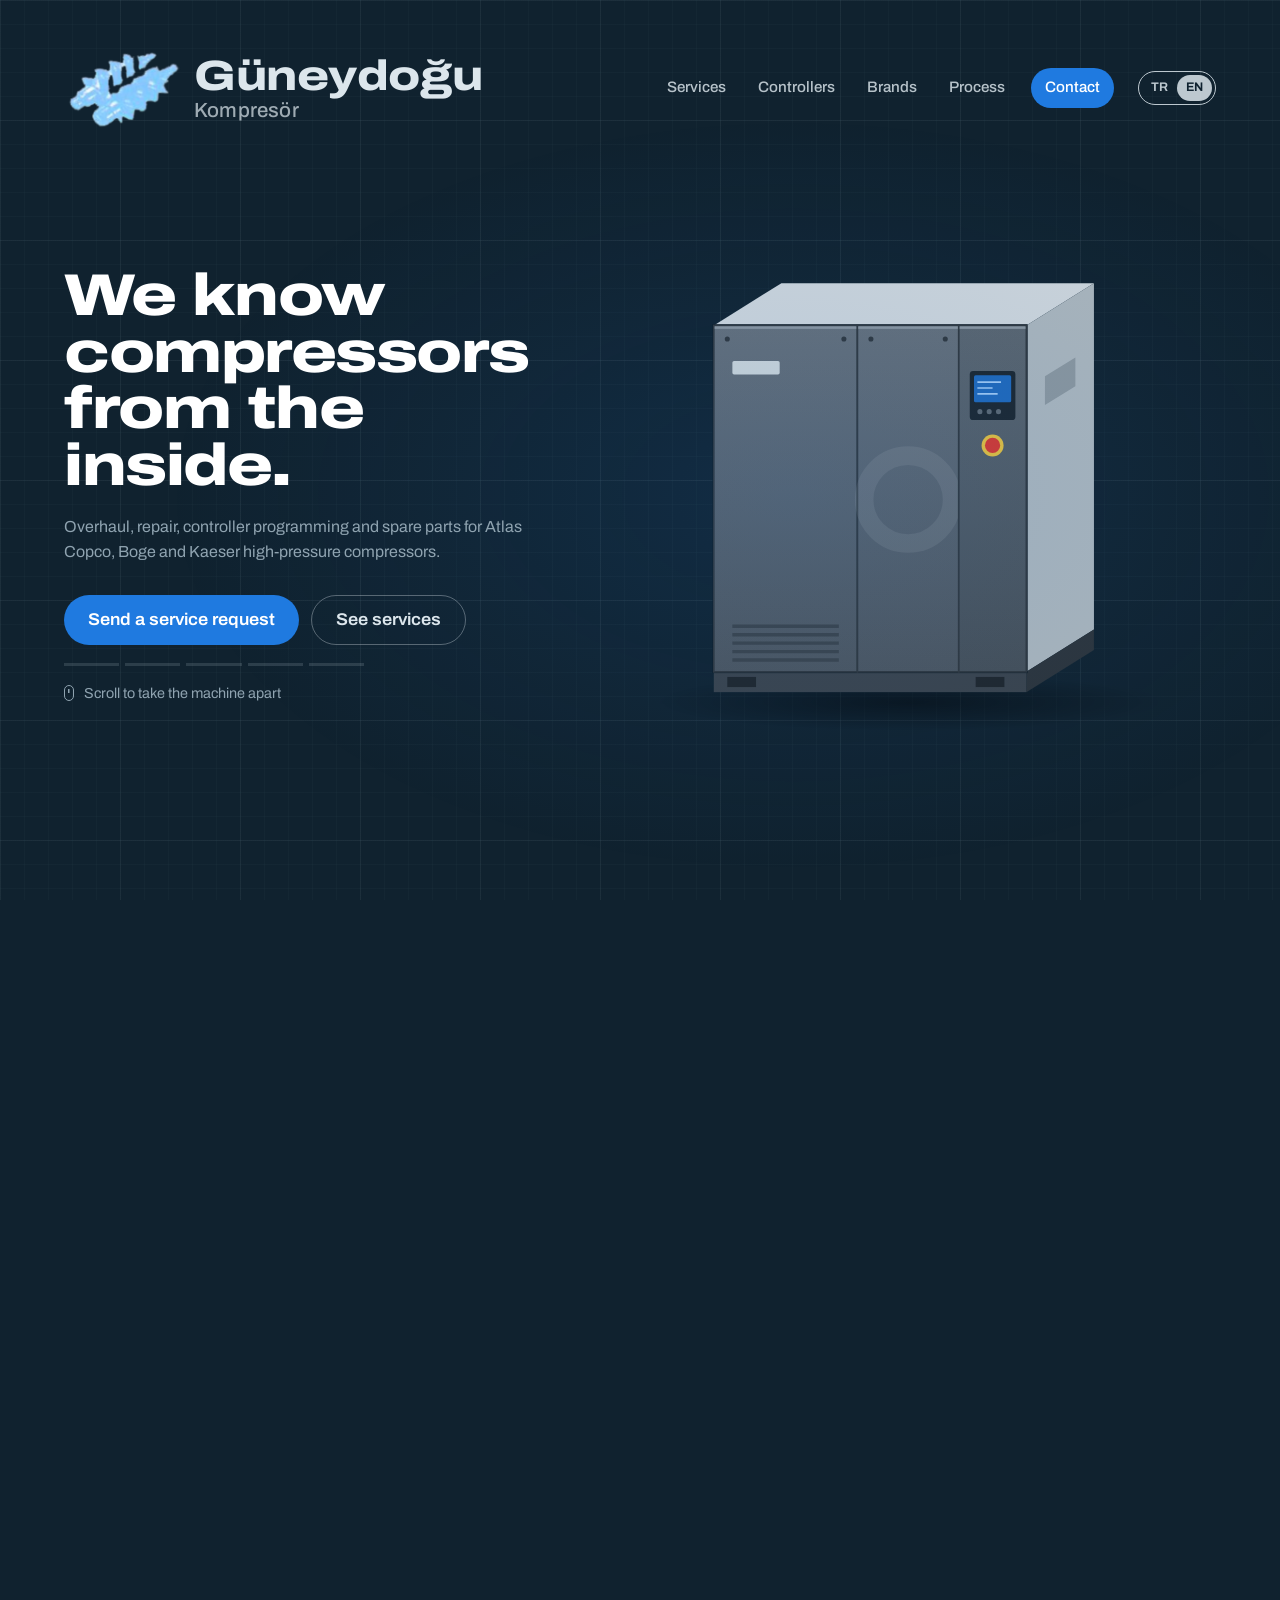
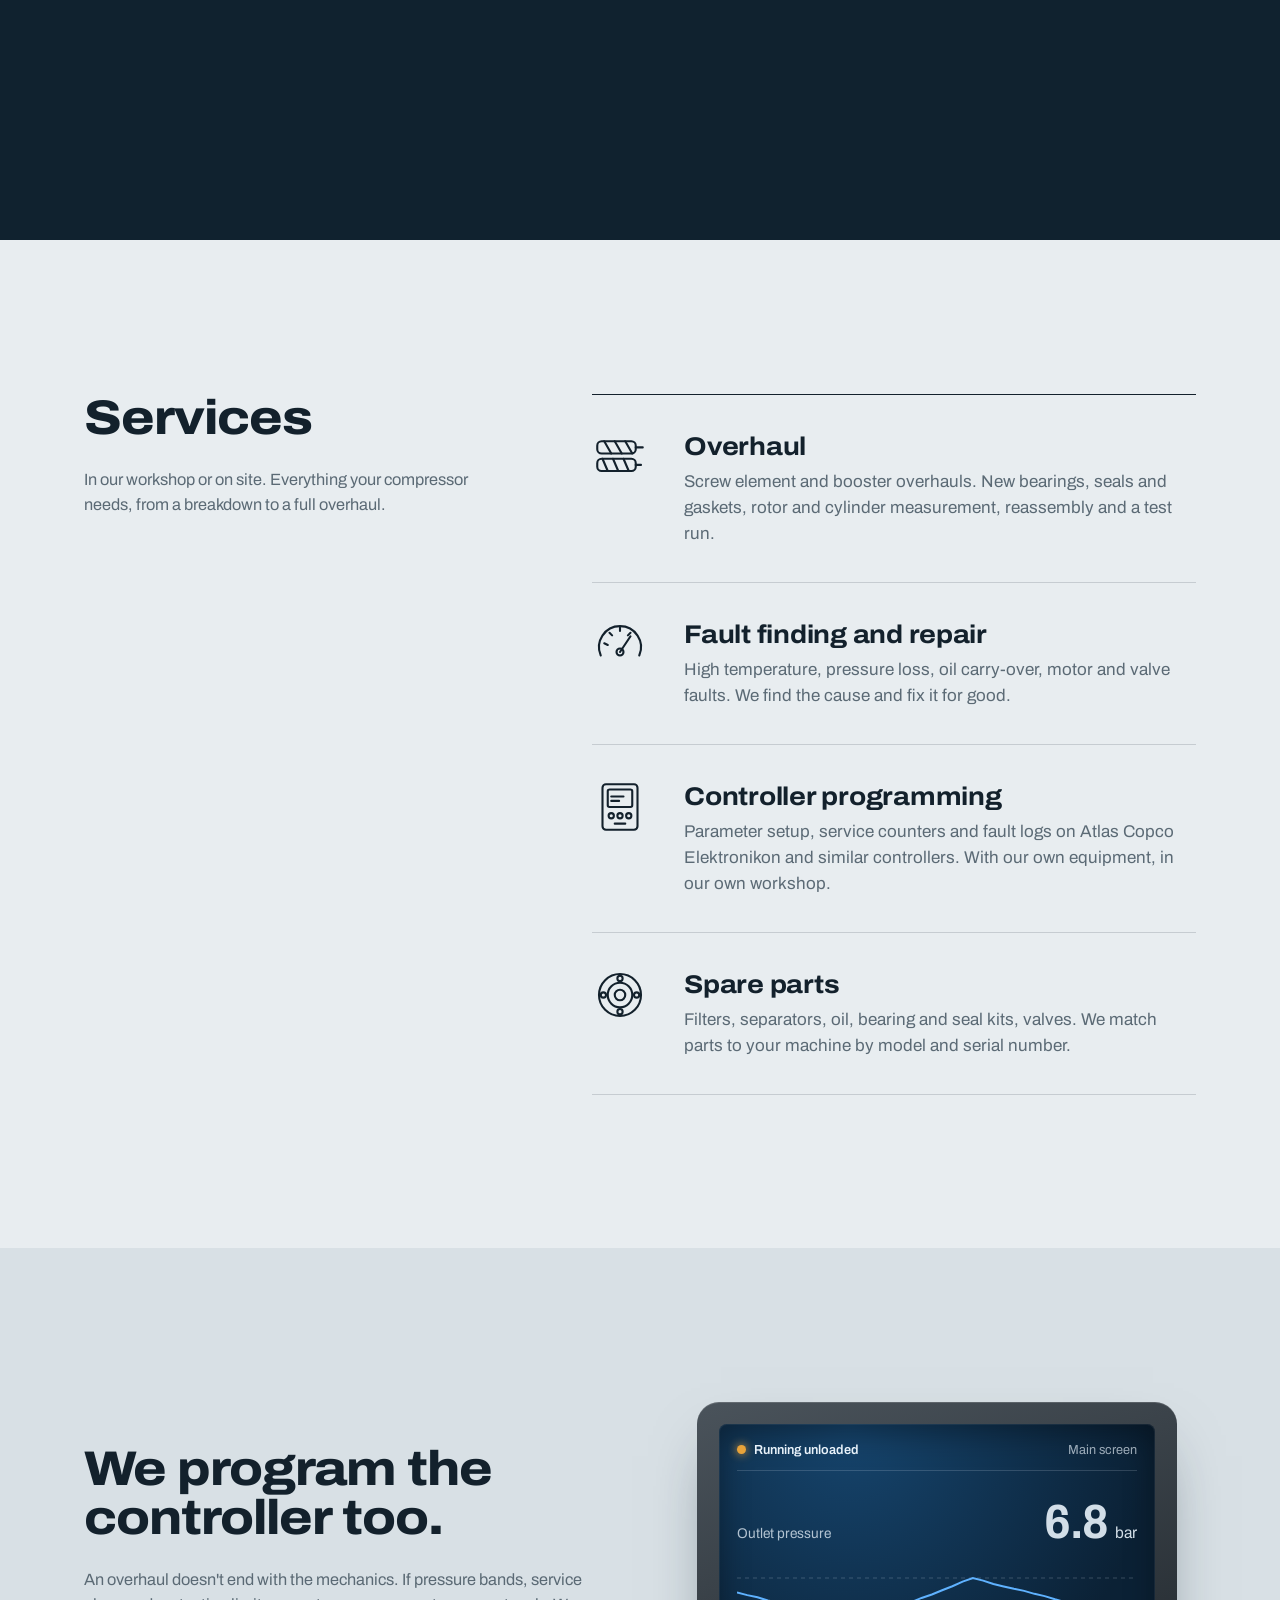
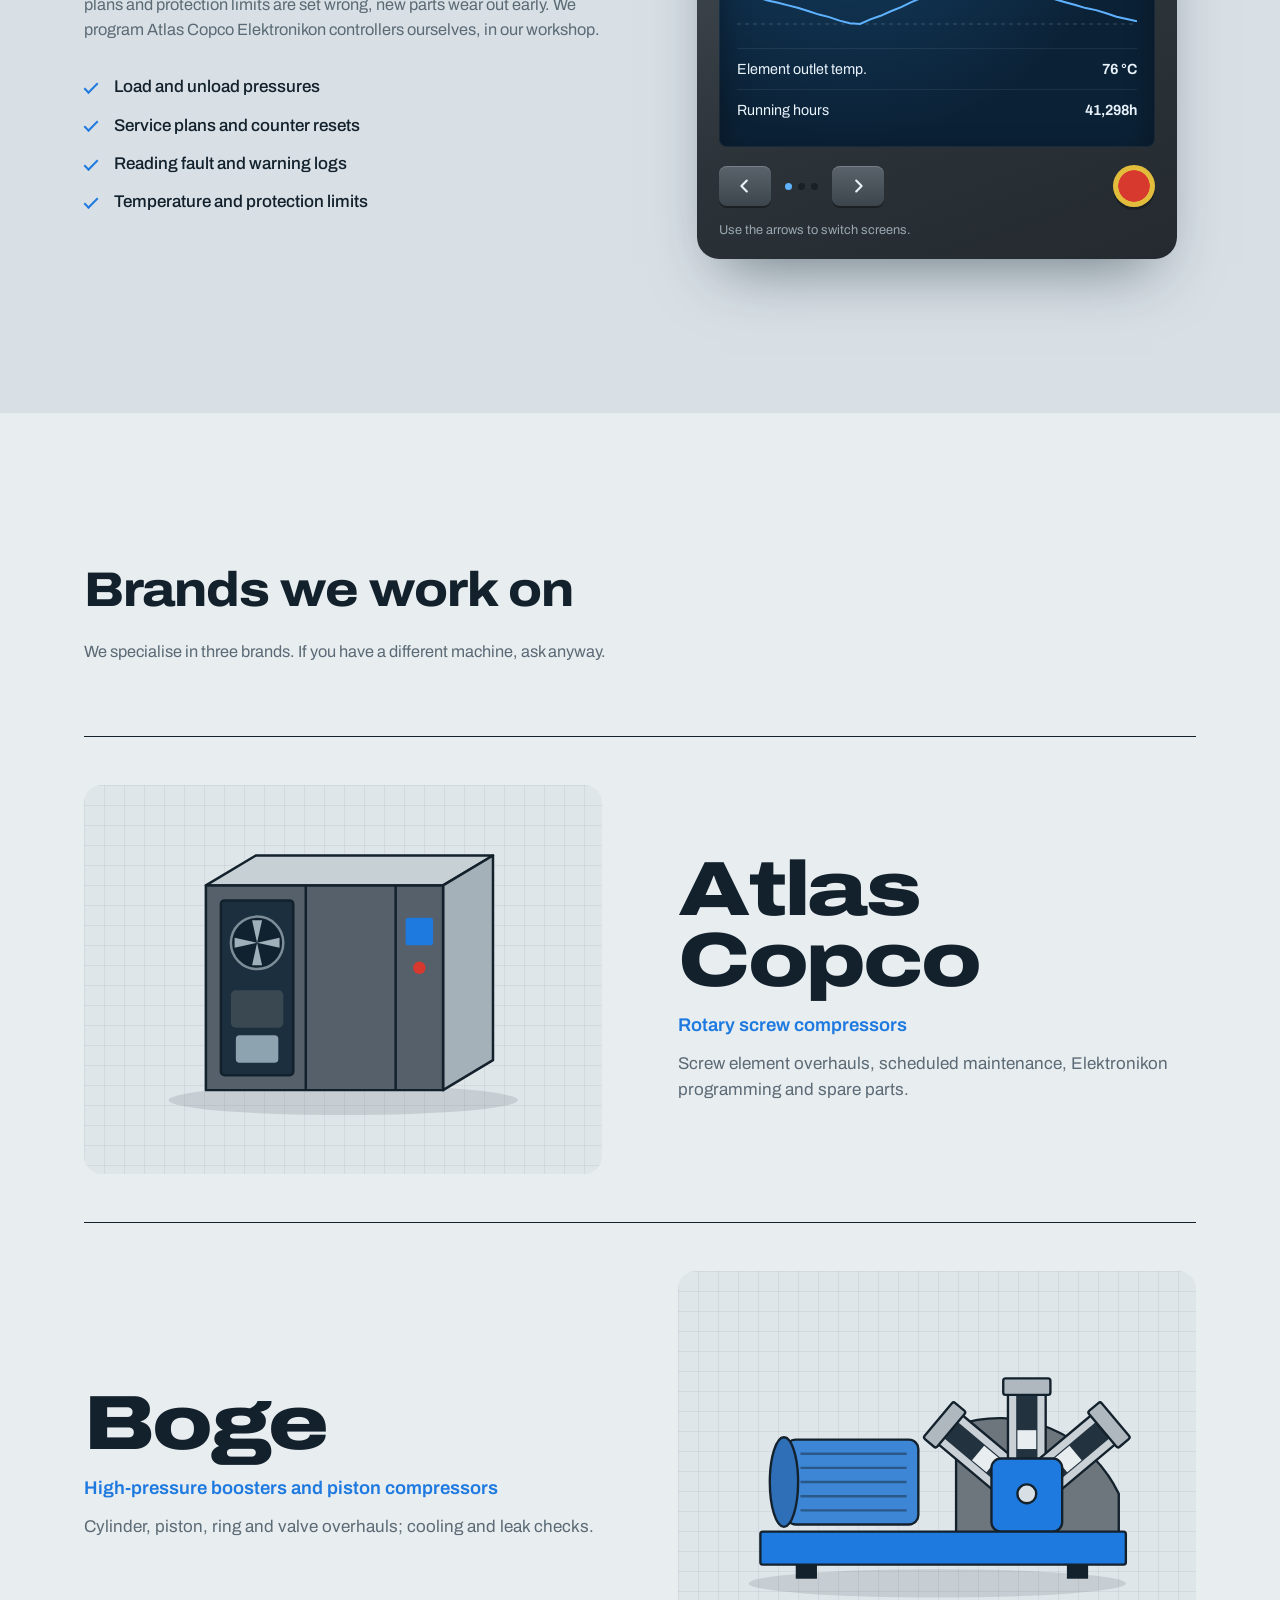
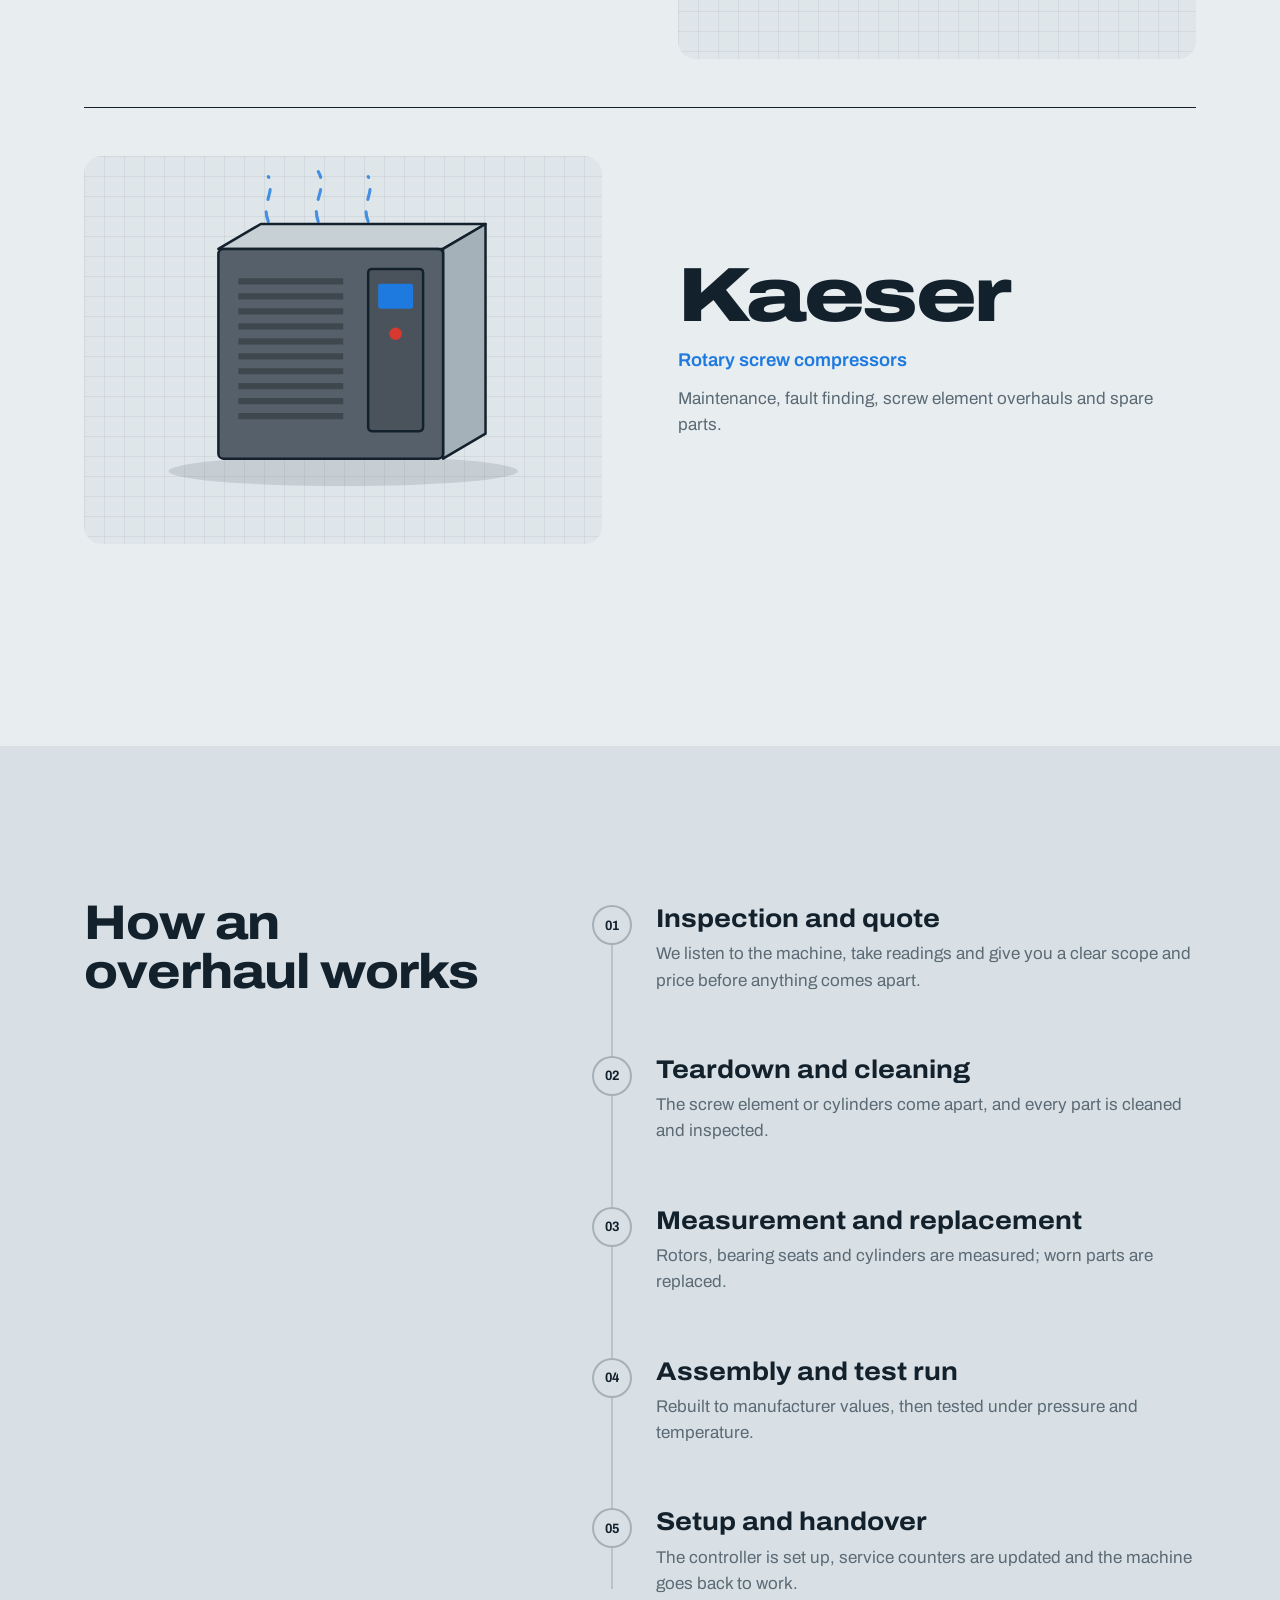
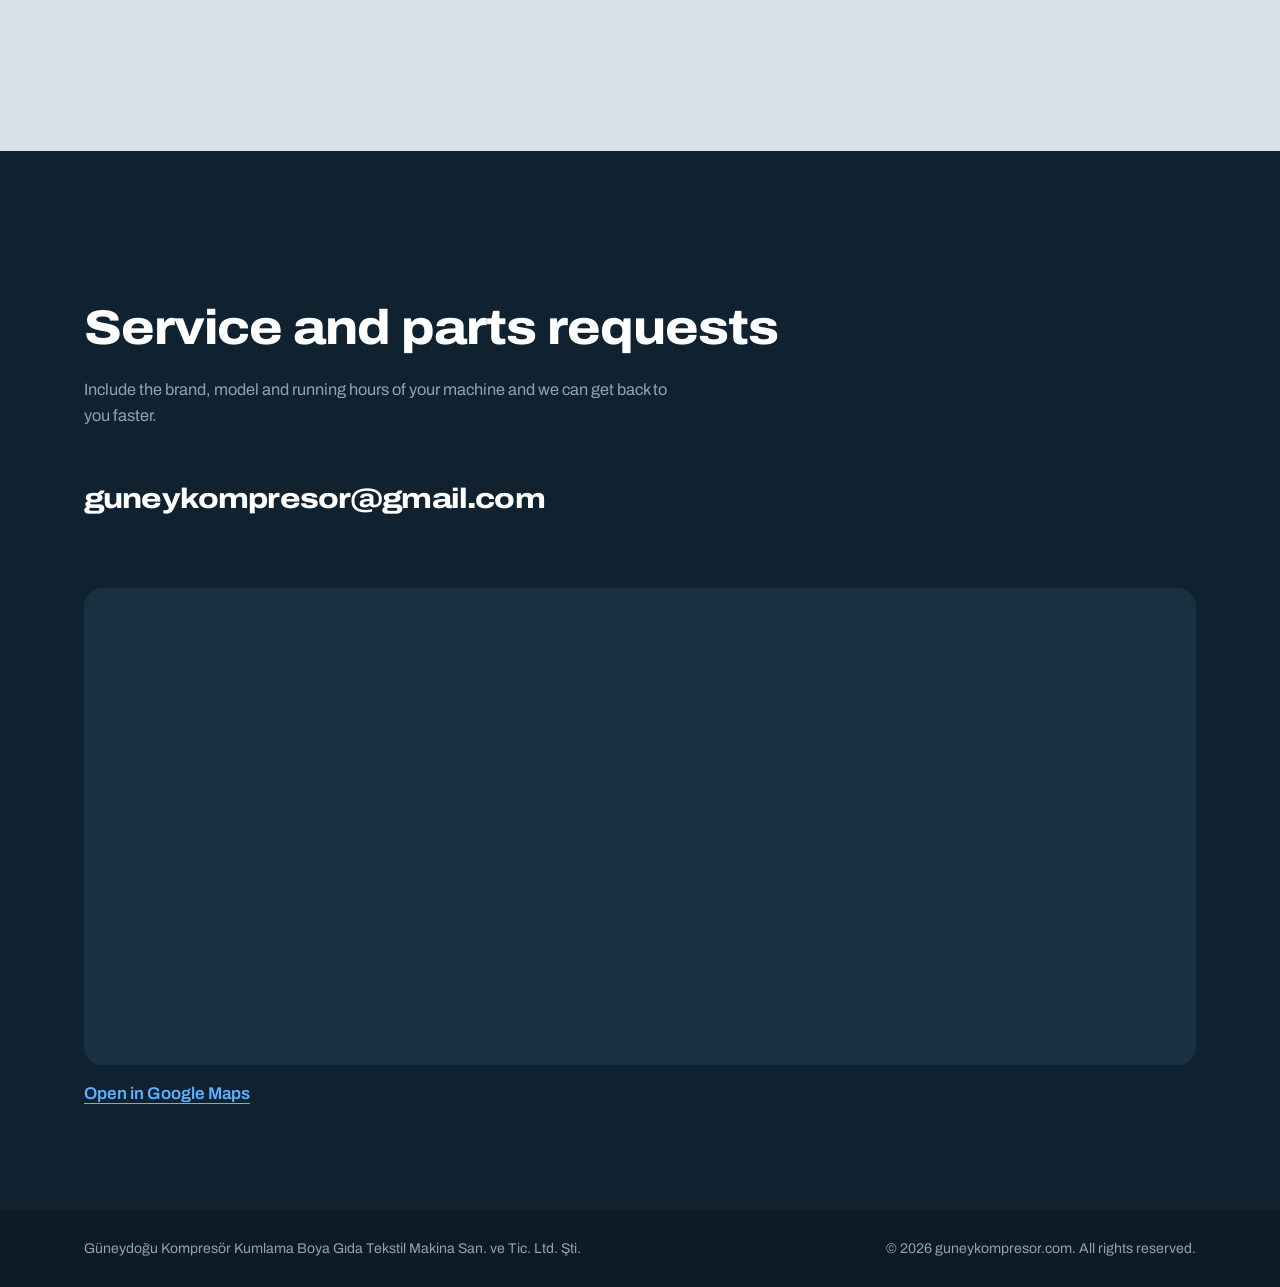
<file: index.html>
<!DOCTYPE html>
<!--#################################-->
<!--#        Maximum Tension        #-->
<!--#################################-->
<!--#\ \ \ \-__\ \ \ \ \ \ __- \ \ \#-->
<!--# \ : \ \:!1!-_ \ \_-!1!: \ \:\ #-->
<!--#\ \:: \ \ \ \ \ \ \ \ \ \ \:: \#-->
<!--# \ :!: \ \:\:: : : \:\ ::::!:\ #-->
<!--#\ \ :!:: :!:!1:!:!::1:::!!!:\ \#-->
<!--# \ \::!::!!1001010!:!11!!::\ \ #-->
<!--#\ \ :!1!!11000000000011!!:\ \ \#-->
<!--# \ \ ::::!!!1!!1!!!1!!!::\ \ \ #-->
<!--#\ \ \ \ ::::!::!:::!::::\ \ \ \#-->
<!--#################################-->
<!--# . . . Page: index . . . . . . #-->
<!--# Programmer: Teoman Deniz. . . #-->
<!--#_______________________________#-->
<!--#| Copyright | Maximum Tension |#-->
<!--#|___________|_________________|#-->
<!--#|   License | MIT             |#-->
<!--#|___________|_________________|#-->
<!--#|    Create | 2026/09/17      |#-->
<!--#|___________|_________________|#-->
<!--#|    Update | 2026/09/17      |#-->
<!--#|___________|_________________|#-->
<!--#################################-->
<html lang="tr"><head><meta charset="UTF-8"/><meta http-equiv="content-type" content="text/html; charset=utf-8"/><meta http-equiv="content-language" content="en"/><meta http-equiv="x-ua-compatible" content="ie=11"/><meta name="viewport" content="width=device-width, initial-scale=1.0"/><meta name="title" content="Güneydoğu Kompresör"/><title>Güneydoğu Kompresör</title><link rel="canonical" href="https://guneykompresor.com/"/><meta name="robots" content="all"/><meta name="distribution" content="global"/><meta name="rating" content="general"/><meta name="revisit-after" content="1"/><meta name="keywords" content="Atlas Copco servis, Boge servis, Kaeser servis, vidalı kompresör revizyonu, vida bloğu revizyonu, kompresör tamiri, kompresör yedek parça, Elektronikon programlama, yüksek basınç kompresör, booster revizyonu, Güneydoğu Kompresör"/><meta name="description" content="Atlas Copco, Boge ve Kaeser yüksek basınç kompresörleri için vida bloğu revizyonu, arıza onarımı, Elektronikon programlama ve yedek parça. Güneydoğu Kompresör."/><meta name="copyright" content="© 2026, Güneydoğu Kompresör All Rights Reserved."/><meta name="author" content="Mehmet Deniz"/><meta name="generator" content="guneykompresor.com"/><link ID="favicon" rel="icon" type="image/x-icon" href="favicons/favicon.ico"/><meta name="theme-color" media="(prefers-color-scheme: light)" content="#84D1FF"/><meta name="theme-color" media="(prefers-color-scheme: dark)" content="#84D1FF"/><link rel="manifest" href="favicons/manifest.json" crossorigin="use-credentials"/><meta name="mobile-web-app-capable" content="yes"/><meta name="theme-color" content="#84D1FF"/><meta name="application-name" content="Güneydoğu Kompresör"/><link rel="apple-touch-icon" sizes="1024x1024" href="favicons/favicon-1024x1024.png"/><meta name="apple-mobile-web-app-capable" content="yes"/><meta name="apple-mobile-web-app-status-bar-style" content="black-translucent"/><meta name="apple-mobile-web-app-title" content="Güneydoğu Kompresör"/><link rel="apple-touch-startup-image" media="(device-width: 320px) and (device-height: 568px) and (-webkit-device-pixel-ratio: 2) and (orientation: portrait)" href="favicons/apple-touch-startup-image-640x1136.png"/><link rel="apple-touch-startup-image" media="(device-width: 320px) and (device-height: 568px) and (-webkit-device-pixel-ratio: 2) and (orientation: landscape)" href="favicons/apple-touch-startup-image-1136x640.png"/><link rel="apple-touch-startup-image" media="(device-width: 375px) and (device-height: 667px) and (-webkit-device-pixel-ratio: 2) and (orientation: portrait)" href="favicons/apple-touch-startup-image-750x1334.png"/><link rel="apple-touch-startup-image" media="(device-width: 375px) and (device-height: 667px) and (-webkit-device-pixel-ratio: 2) and (orientation: landscape)" href="favicons/apple-touch-startup-image-1334x750.png"/><link rel="apple-touch-startup-image" media="(device-width: 375px) and (device-height: 812px) and (-webkit-device-pixel-ratio: 3) and (orientation: portrait)" href="favicons/apple-touch-startup-image-1125x2436.png"/><link rel="apple-touch-startup-image" media="(device-width: 375px) and (device-height: 812px) and (-webkit-device-pixel-ratio: 3) and (orientation: landscape)" href="favicons/apple-touch-startup-image-2436x1125.png"/><link rel="apple-touch-startup-image" media="(device-width: 390px) and (device-height: 844px) and (-webkit-device-pixel-ratio: 3) and (orientation: portrait)" href="favicons/apple-touch-startup-image-1170x2532.png"/><link rel="apple-touch-startup-image" media="(device-width: 390px) and (device-height: 844px) and (-webkit-device-pixel-ratio: 3) and (orientation: landscape)" href="favicons/apple-touch-startup-image-2532x1170.png"/><link rel="apple-touch-startup-image" media="(device-width: 393px) and (device-height: 852px) and (-webkit-device-pixel-ratio: 3) and (orientation: portrait)" href="favicons/apple-touch-startup-image-1179x2556.png"/><link rel="apple-touch-startup-image" media="(device-width: 393px) and (device-height: 852px) and (-webkit-device-pixel-ratio: 3) and (orientation: landscape)" href="favicons/apple-touch-startup-image-2556x1179.png"/><link rel="apple-touch-startup-image" media="(device-width: 414px) and (device-height: 896px) and (-webkit-device-pixel-ratio: 2) and (orientation: portrait)" href="favicons/apple-touch-startup-image-828x1792.png"/><link rel="apple-touch-startup-image" media="(device-width: 414px) and (device-height: 896px) and (-webkit-device-pixel-ratio: 2) and (orientation: landscape)" href="favicons/apple-touch-startup-image-1792x828.png"/><link rel="apple-touch-startup-image" media="(device-width: 414px) and (device-height: 896px) and (-webkit-device-pixel-ratio: 3) and (orientation: portrait)" href="favicons/apple-touch-startup-image-1242x2688.png"/><link rel="apple-touch-startup-image" media="(device-width: 414px) and (device-height: 896px) and (-webkit-device-pixel-ratio: 3) and (orientation: landscape)" href="favicons/apple-touch-startup-image-2688x1242.png"/><link rel="apple-touch-startup-image" media="(device-width: 414px) and (device-height: 736px) and (-webkit-device-pixel-ratio: 3) and (orientation: portrait)" href="favicons/apple-touch-startup-image-1242x2208.png"/><link rel="apple-touch-startup-image" media="(device-width: 414px) and (device-height: 736px) and (-webkit-device-pixel-ratio: 3) and (orientation: landscape)" href="favicons/apple-touch-startup-image-2208x1242.png"/><link rel="apple-touch-startup-image" media="(device-width: 428px) and (device-height: 926px) and (-webkit-device-pixel-ratio: 3) and (orientation: portrait)" href="favicons/apple-touch-startup-image-1284x2778.png"/><link rel="apple-touch-startup-image" media="(device-width: 428px) and (device-height: 926px) and (-webkit-device-pixel-ratio: 3) and (orientation: landscape)" href="favicons/apple-touch-startup-image-2778x1284.png"/><link rel="apple-touch-startup-image" media="(device-width: 430px) and (device-height: 932px) and (-webkit-device-pixel-ratio: 3) and (orientation: portrait)" href="favicons/apple-touch-startup-image-1290x2796.png"/><link rel="apple-touch-startup-image" media="(device-width: 430px) and (device-height: 932px) and (-webkit-device-pixel-ratio: 3) and (orientation: landscape)" href="favicons/apple-touch-startup-image-2796x1290.png"/><link rel="apple-touch-startup-image" media="(device-width: 744px) and (device-height: 1133px) and (-webkit-device-pixel-ratio: 2) and (orientation: portrait)" href="favicons/apple-touch-startup-image-1488x2266.png"/><link rel="apple-touch-startup-image" media="(device-width: 744px) and (device-height: 1133px) and (-webkit-device-pixel-ratio: 2) and (orientation: landscape)" href="favicons/apple-touch-startup-image-2266x1488.png"/><link rel="apple-touch-startup-image" media="(device-width: 768px) and (device-height: 1024px) and (-webkit-device-pixel-ratio: 2) and (orientation: portrait)" href="favicons/apple-touch-startup-image-1536x2048.png"/><link rel="apple-touch-startup-image" media="(device-width: 768px) and (device-height: 1024px) and (-webkit-device-pixel-ratio: 2) and (orientation: landscape)" href="favicons/apple-touch-startup-image-2048x1536.png"/><link rel="apple-touch-startup-image" media="(device-width: 810px) and (device-height: 1080px) and (-webkit-device-pixel-ratio: 2) and (orientation: portrait)" href="favicons/apple-touch-startup-image-1620x2160.png"/><link rel="apple-touch-startup-image" media="(device-width: 810px) and (device-height: 1080px) and (-webkit-device-pixel-ratio: 2) and (orientation: landscape)" href="favicons/apple-touch-startup-image-2160x1620.png"/><link rel="apple-touch-startup-image" media="(device-width: 820px) and (device-height: 1080px) and (-webkit-device-pixel-ratio: 2) and (orientation: portrait)" href="favicons/apple-touch-startup-image-1640x2160.png"/><link rel="apple-touch-startup-image" media="(device-width: 820px) and (device-height: 1080px) and (-webkit-device-pixel-ratio: 2) and (orientation: landscape)" href="favicons/apple-touch-startup-image-2160x1640.png"/><link rel="apple-touch-startup-image" media="(device-width: 834px) and (device-height: 1194px) and (-webkit-device-pixel-ratio: 2) and (orientation: portrait)" href="favicons/apple-touch-startup-image-1668x2388.png"/><link rel="apple-touch-startup-image" media="(device-width: 834px) and (device-height: 1194px) and (-webkit-device-pixel-ratio: 2) and (orientation: landscape)" href="favicons/apple-touch-startup-image-2388x1668.png"/><link rel="apple-touch-startup-image" media="(device-width: 834px) and (device-height: 1112px) and (-webkit-device-pixel-ratio: 2) and (orientation: portrait)" href="favicons/apple-touch-startup-image-1668x2224.png"/><link rel="apple-touch-startup-image" media="(device-width: 834px) and (device-height: 1112px) and (-webkit-device-pixel-ratio: 2) and (orientation: landscape)" href="favicons/apple-touch-startup-image-2224x1668.png"/><link rel="apple-touch-startup-image" media="(device-width: 1024px) and (device-height: 1366px) and (-webkit-device-pixel-ratio: 2) and (orientation: portrait)" href="favicons/apple-touch-startup-image-2048x2732.png"/><link rel="apple-touch-startup-image" media="(device-width: 1024px) and (device-height: 1366px) and (-webkit-device-pixel-ratio: 2) and (orientation: landscape)" href="favicons/apple-touch-startup-image-2732x2048.png"/><link rel="yandex-tableau-widget" href="favicons/yandex-browser-manifest.json"/><meta name="twitter:card" content="summary_large_image"/><meta name="twitter:title" content="Güneydoğu Kompresör"/><meta name="twitter:description" content="Atlas Copco, Boge ve Kaeser yüksek basınç kompresörleri için vida bloğu revizyonu, arıza onarımı, Elektronikon programlama ve yedek parça. Güneydoğu Kompresör."/><meta name="twitter:image" content="favicons/thumbnail.png"/><meta name="twitter:image:alt" content="Güneydoğu Kompresör"/><meta property="og:description" content="Güneydoğu Kompresör"/><meta property="og:type" content="website"/><meta property="og:title" content="Güneydoğu Kompresör"/><meta property="og:site_name" content="guneykompresor.com"/><meta property="og:url" content="https://guneykompresor.com/"/><meta property="og:image" content="favicons/thumbnail.png"/><meta property="og:image:alt" content="Atlas Copco, Boge ve Kaeser yüksek basınç kompresörleri için vida bloğu revizyonu, arıza onarımı, Elektronikon programlama ve yedek parça. Güneydoğu Kompresör."/><meta property="og:locale" content="en_US"/><link rel="apple-touch-icon" href="favicons/apple-icon-57x57.png"/><link rel="apple-touch-icon" sizes="57x57" href="favicons/apple-icon-57x57.png"/><link rel="apple-touch-icon" sizes="60x60" href="favicons/apple-icon-60x60.png"/><link rel="apple-touch-icon" sizes="72x72" href="favicons/apple-icon-72x72.png"/><link rel="apple-touch-icon" sizes="76x76" href="favicons/apple-icon-76x76.png"/><link rel="apple-touch-icon" sizes="114x114" href="favicons/apple-icon-114x114.png"/><link rel="apple-touch-icon" sizes="120x120" href="favicons/apple-icon-120x120.png"/><link rel="apple-touch-icon" sizes="144x144" href="favicons/apple-icon-144x144.png"/><link rel="apple-touch-icon" sizes="152x152" href="favicons/apple-icon-152x152.png"/><link rel="apple-touch-icon" sizes="167x167" href="favicons/apple-icon-167x167.png"/><link rel="apple-touch-icon" sizes="180x180" href="favicons/apple-icon-180x180.png"/><link id="favicon_16" rel="icon" type="image/png" href="favicons/favicon-16x16.png"/><link id="favicon_16_shortcut" rel="shortcut icon" href="favicons/favicon-16x16.png"/><link id="favicon_16_sizes" rel="icon" type="image/png" sizes="16x16" href="favicons/favicon-16x16.png"/><link id="favicon_32" rel="icon" type="image/png" sizes="32x32" href="favicons/favicon-32x32.png"/><link rel="icon" type="image/png" sizes="48x48" href="favicons/favicon-48x48.png"/><link rel="icon" type="image/png" sizes="96x96" href="favicons/favicon-96x96.png"/><link rel="icon" type="image/png" sizes="144x144" href="favicons/favicon-144x144.png"/><link rel="icon" type="image/png" sizes="192x192" href="favicons/favicon-192x192.png"/><link rel="icon" type="image/png" sizes="256x256" href="favicons/favicon-256x256.png"/><link rel="icon" type="image/png" sizes="384x384" href="favicons/favicon-384x384.png"/><link rel="icon" type="image/png" sizes="512x512" href="favicons/favicon-512x512.png"/><link rel="icon" type="image/png" sizes="1024x1024" href="favicons/favicon-1024x1024.png"/><meta name="msapplication-TileColor" content="#84D1FF"/><meta name="msapplication-TitleImage" content="favicons/favicon-144x144.png"/><meta name="msapplication-config" content="favicons/browserconfig.xml"/><link rel="preconnect" href="https://fonts.googleapis.com"/><link rel="preconnect" href="https://fonts.gstatic.com" crossorigin/><link rel="stylesheet" href="https://fonts.googleapis.com/css2?family=Archivo:wdth,wght@62..125,100..900&display=swap"/><!--[if IE]><script type="text/javascript" src="js/IE.js"></script><![endif]--><!--[if !IE]>--><script type="text/javascript" src="js/JS.js"></script><link rel="stylesheet" href="style.css"/></head><body id="body"><h1 class="seo_header">Güneydoğu Kompresör Kuml. Boya Gıda Teks. Mak. San. ve Tic. Ltd. Şti.</h1><div class="progress" aria-hidden="true"><span class="progress_bar" id="progress_bar"></span></div><header class="header" id="header"><a class="brand" href="#top" aria-label="Güneydoğu Kompresör"><img class="brand_mark" alt="icon" src="assets/icon.png" width="128" height="128"/><span class="brand_name">Güneydoğu<span class="brand_sub">Kompresör</span></span></a><nav class="nav" id="nav" aria-label="Ana menü"><a class="nav_link" href="#hizmetler" data-lang="0">Hizmetler</a><a class="nav_link" href="#kontrol" data-lang="1">Kontrol ünitesi</a><a class="nav_link" href="#markalar" data-lang="2">Markalar</a><a class="nav_link" href="#surec" data-lang="3">Süreç</a><a class="nav_link cta" href="#iletisim" data-lang="4">İletişim</a></nav><div class="header_tools"><div class="lang" id="language_switch" role="group" aria-label="Dil" data-lang-aria="6"></div><button class="burger" id="burger" type="button" aria-expanded="false" aria-controls="nav" data-lang-aria="5" aria-label="Menü"><span></span><span></span></button></div></header><main><section class="scene" id="top" data-theme="dark"><div class="scene_sticky"><div class="scene_art"><svg class="scene_svg" id="scene_svg" viewBox="0 0 1000 760" preserveAspectRatio="xMidYMid meet" role="img" aria-label="Vidalı kompresörün adım adım sökülmesi" data-lang-aria="100"><defs><linearGradient id="panel_gradient" x1="0" y1="0" x2="0" y2="1"><stop offset="0" stop-color="#646e78"/><stop offset="1" stop-color="#4b545d"/></linearGradient><linearGradient id="panel_right_gradient" x1="0" y1="0" x2="0" y2="1"><stop offset="0" stop-color="#5a646d"/><stop offset="1" stop-color="#454e56"/></linearGradient><linearGradient id="motor_gradient" x1="0" y1="0" x2="0" y2="1"><stop offset="0" stop-color="#4a5862"/><stop offset=".45" stop-color="#34424c"/><stop offset="1" stop-color="#222d35"/></linearGradient><linearGradient id="tank_gradient" x1="0" y1="0" x2="1" y2="0"><stop offset="0" stop-color="#9aa7ae"/><stop offset=".45" stop-color="#eef2f4"/><stop offset="1" stop-color="#8d9aa1"/></linearGradient><linearGradient id="casting_gradient" x1="0" y1="0" x2="0" y2="1"><stop offset="0" stop-color="#b3c4cd"/><stop offset=".55" stop-color="#8ea5b1"/><stop offset="1" stop-color="#6b818d"/></linearGradient><linearGradient id="casting_dark_gradient" x1="0" y1="0" x2="0" y2="1"><stop offset="0" stop-color="#90a6b2"/><stop offset="1" stop-color="#5a6f7b"/></linearGradient><linearGradient id="steel_gradient" x1="0" y1="0" x2="0" y2="1"><stop offset="0" stop-color="#f2f6f8"/><stop offset=".5" stop-color="#9eabb2"/><stop offset=".8" stop-color="#d7dfe3"/><stop offset="1" stop-color="#8795a0"/></linearGradient><linearGradient id="rotor_shade_gradient" x1="0" y1="0" x2="0" y2="1"><stop offset="0" stop-color="#fff" stop-opacity=".35"/><stop offset=".45" stop-color="#fff" stop-opacity="0"/><stop offset="1" stop-color="#0c1720" stop-opacity=".45"/></linearGradient><pattern id="fins_pattern" width="7" height="10" patternUnits="userSpaceOnUse"><rect width="7" height="10" fill="#2a3945"/><rect width="2" height="10" fill="#465664"/></pattern><clipPath id="male_rotor_clip"><rect x="-185" y="-50" width="228" height="48" rx="10"/></clipPath><clipPath id="female_rotor_clip"><rect x="-185" y="2" width="228" height="44" rx="10"/></clipPath><radialGradient id="floor_gradient" cx=".5" cy=".5" r=".5"><stop offset="0" stop-color="#000" stop-opacity=".45"/><stop offset="1" stop-color="#000" stop-opacity="0"/></radialGradient></defs><g id="machine"><ellipse cx="560" cy="636" rx="300" ry="34" fill="url(#floor_gradient)"/><polygon points="330,190 410,140 780,140 700,190" fill="#cdd4d9"/><polygon points="700,190 780,140 780,550 700,600" fill="#aab4ba"/><polygon points="722,250 758,228 758,262 722,284" fill="#8a959c"/><polygon points="700,600 780,550 780,574 700,624" fill="#2c3339"/><rect x="330" y="600" width="370" height="24" fill="#3a424a"/><rect x="346" y="606" width="34" height="12" fill="#1f252a"/><rect x="640" y="606" width="34" height="12" fill="#1f252a"/><rect x="330" y="190" width="370" height="410" fill="#15283a"/><rect x="330" y="190" width="370" height="410" fill="none" stroke="#0b1822" stroke-width="3"/><g id="interior"><rect x="340" y="198" width="350" height="46" fill="url(#fins_pattern)" stroke="#5b6b77" stroke-width="2"/><rect x="340" y="198" width="350" height="8" fill="#5b6b77"/><rect x="345" y="256" width="100" height="100" rx="6" fill="#1f303d" stroke="#3e4f5b" stroke-width="2"/><circle cx="395" cy="306" r="44" fill="#132330" stroke="#4d5e6a" stroke-width="3"/><g class="fan" style="transform-origin:395px 306px"><path d="M395 306 C 380 290, 382 270, 395 264 C 404 276, 404 292, 395 306Z" fill="#7d8e99"/><path d="M395 306 C 380 290, 382 270, 395 264 C 404 276, 404 292, 395 306Z" fill="#7d8e99" transform="rotate(72 395 306)"/><path d="M395 306 C 380 290, 382 270, 395 264 C 404 276, 404 292, 395 306Z" fill="#7d8e99" transform="rotate(144 395 306)"/><path d="M395 306 C 380 290, 382 270, 395 264 C 404 276, 404 292, 395 306Z" fill="#7d8e99" transform="rotate(216 395 306)"/><path d="M395 306 C 380 290, 382 270, 395 264 C 404 276, 404 292, 395 306Z" fill="#7d8e99" transform="rotate(288 395 306)"/><circle cx="395" cy="306" r="8" fill="#b9c5cc"/></g><rect x="530" y="330" width="70" height="38" rx="10" fill="#cfd6da"/><path d="M545 334 V364 M558 334 V364 M571 334 V364 M584 334 V364" stroke="#aab4ba" stroke-width="2"/><rect x="548" y="368" width="34" height="46" rx="3" fill="#a88f5c"/><rect x="542" y="408" width="46" height="10" rx="2" fill="#8a744a"/><rect x="360" y="530" width="22" height="16" fill="#1d262d"/><rect x="445" y="530" width="22" height="16" fill="#1d262d"/><rect x="345" y="420" width="135" height="110" rx="10" fill="url(#motor_gradient)"/><path d="M352 432 H474 M352 441 H474 M352 450 H474 M352 459 H474 M352 468 H474 M352 477 H474 M352 486 H474 M352 495 H474 M352 504 H474 M352 513 H474" stroke="#52616c" stroke-width="2" opacity=".8"/><rect x="337" y="432" width="12" height="86" rx="4" fill="#2a353e"/><rect x="390" y="402" width="50" height="20" rx="2" fill="#33404a"/><path d="M480 438 L522 452 L522 502 L480 516 Z" fill="#3a4852"/><rect x="548" y="508" width="62" height="37" fill="#2b3944"/><rect x="336" y="545" width="358" height="50" fill="#1f2c36"/><path d="M336 558 H694 M336 582 H694" stroke="#2f3f4b" stroke-width="3"/><path d="M648 400 C 620 402, 612 420, 604 442" fill="none" stroke="#121518" stroke-width="6"/><rect x="648" y="300" width="44" height="285" rx="22" fill="url(#tank_gradient)"/><path d="M648 362 H692 M648 540 H692" stroke="#8d9aa1" stroke-width="2"/><rect x="652" y="288" width="36" height="14" rx="2" fill="#9aa6ad"/><rect x="662" y="270" width="16" height="18" fill="#7c8990"/><path d="M670 270 V244" stroke="#9aa6ad" stroke-width="8"/><path d="M619 512 V560 H648" fill="none" stroke="#9aa6ad" stroke-width="8" stroke-linejoin="round"/></g><g id="element" transform="translate(585 478) scale(.27)"><g id="element_orings" opacity="0"><ellipse cx="0" cy="-8" rx="42" ry="14" fill="none" stroke="#3aa37a" stroke-width="5"/><ellipse cx="0" cy="16" rx="30" ry="10" fill="none" stroke="#3aa37a" stroke-width="4"/></g><g id="element_seal" opacity="0"><circle r="24" fill="#2d3a43"/><circle r="13" fill="#9fb0b9"/><circle r="7" fill="#16222b"/></g><g id="element_bolts" opacity="0"><rect x="-30" y="-12" width="54" height="8" rx="2" fill="url(#steel_gradient)"/><rect x="-42" y="-16" width="13" height="16" rx="2" fill="#8795a0"/><rect x="-30" y="10" width="54" height="8" rx="2" fill="url(#steel_gradient)"/><rect x="-42" y="6" width="13" height="16" rx="2" fill="#8795a0"/></g><g id="male_rotor"><rect x="-252" y="-38" width="72" height="24" rx="5" fill="url(#steel_gradient)" stroke="#44525c" stroke-width="1.5"/><rect x="-246" y="-38" width="30" height="5" fill="#6f7d86"/><rect x="38" y="-35" width="74" height="18" rx="4" fill="url(#steel_gradient)" stroke="#44525c" stroke-width="1.5"/><rect x="-185" y="-50" width="228" height="48" rx="10" fill="#c3ced3"/><g clip-path="url(#male_rotor_clip)"><g class="lobes male" id="male_lobes"></g></g><rect x="-185" y="-50" width="228" height="48" rx="10" fill="url(#rotor_shade_gradient)" stroke="#44525c" stroke-width="1.5"/></g><g id="female_rotor"><rect x="-212" y="13" width="32" height="20" rx="4" fill="url(#steel_gradient)" stroke="#44525c" stroke-width="1.5"/><rect x="38" y="15" width="66" height="16" rx="4" fill="url(#steel_gradient)" stroke="#44525c" stroke-width="1.5"/><rect x="-185" y="2" width="228" height="44" rx="10" fill="#c3ced3"/><g clip-path="url(#female_rotor_clip)"><g class="lobes female" id="female_lobes"></g></g><rect x="-185" y="2" width="228" height="44" rx="10" fill="url(#rotor_shade_gradient)" stroke="#44525c" stroke-width="1.5"/></g><g id="rotor_housing"><rect x="-145" y="-142" width="110" height="46" rx="6" fill="url(#casting_gradient)" stroke="#3d525e" stroke-width="1.5"/><ellipse cx="-90" cy="-142" rx="55" ry="12" fill="#6a808c"/><ellipse cx="-90" cy="-142" rx="40" ry="8" fill="#1d2a33"/><rect x="-200" y="-100" width="260" height="200" rx="14" fill="url(#casting_gradient)" stroke="#3d525e" stroke-width="1.5"/><rect x="-155" y="-100" width="12" height="200" fill="#fff" opacity=".12"/><rect x="-95" y="-100" width="12" height="200" fill="#fff" opacity=".12"/><rect x="-35" y="-100" width="12" height="200" fill="#fff" opacity=".12"/><rect x="-200" y="40" width="260" height="60" rx="14" fill="#0c1720" opacity=".14"/><rect x="-206" y="-92" width="14" height="184" rx="4" fill="url(#casting_dark_gradient)"/><rect x="48" y="-112" width="18" height="224" rx="5" fill="url(#casting_dark_gradient)" stroke="#3d525e" stroke-width="1.5"/><circle cx="57" cy="-90" r="4" fill="#465b67"/><circle cx="57" cy="-45" r="4" fill="#465b67"/><circle cx="57" cy="0" r="4" fill="#465b67"/><circle cx="57" cy="45" r="4" fill="#465b67"/><circle cx="57" cy="90" r="4" fill="#465b67"/><rect x="-180" y="98" width="50" height="18" rx="3" fill="url(#casting_dark_gradient)"/><rect x="-30" y="98" width="50" height="18" rx="3" fill="url(#casting_dark_gradient)"/><rect x="-128" y="-62" width="44" height="26" rx="2" fill="#d4dde2"/><path d="M-122 -54 H-90 M-122 -46 H-100" stroke="#8d9ba3" stroke-width="2"/><circle cx="-10" cy="-100" r="7" fill="#d63a3a"/></g><g id="discharge_housing"><rect x="98" y="90" width="54" height="26" rx="4" fill="url(#casting_dark_gradient)"/><rect x="62" y="-94" width="124" height="188" rx="12" fill="url(#casting_gradient)" stroke="#3d525e" stroke-width="1.5"/><rect x="110" y="-94" width="10" height="188" fill="#fff" opacity=".12"/><rect x="62" y="34" width="124" height="60" rx="12" fill="#0c1720" opacity=".14"/><rect x="58" y="-104" width="14" height="208" rx="4" fill="url(#casting_dark_gradient)"/><rect x="180" y="-72" width="32" height="58" rx="12" fill="url(#casting_gradient)" stroke="#3d525e" stroke-width="1.5"/><rect x="180" y="12" width="32" height="58" rx="12" fill="url(#casting_gradient)" stroke="#3d525e" stroke-width="1.5"/><circle cx="140" cy="-94" r="7" fill="#d63a3a"/></g><g id="bearing_1" class="bearing" opacity="0"><circle r="30" fill="url(#steel_gradient)" stroke="#44525c" stroke-width="1.5"/><circle r="27" fill="#26323b"/><g class="bearing_balls"></g><circle r="19" fill="url(#steel_gradient)"/><circle r="11" fill="#16222b"/></g><g id="bearing_2" class="bearing" opacity="0"><circle r="30" fill="url(#steel_gradient)" stroke="#44525c" stroke-width="1.5"/><circle r="27" fill="#26323b"/><g class="bearing_balls"></g><circle r="19" fill="url(#steel_gradient)"/><circle r="11" fill="#16222b"/></g><g id="bearing_3" class="bearing" opacity="0"><circle r="30" fill="url(#steel_gradient)" stroke="#44525c" stroke-width="1.5"/><circle r="27" fill="#26323b"/><g class="bearing_balls"></g><circle r="19" fill="url(#steel_gradient)"/><circle r="11" fill="#16222b"/></g><g id="bearing_4" class="bearing" opacity="0"><circle r="30" fill="url(#steel_gradient)" stroke="#44525c" stroke-width="1.5"/><circle r="27" fill="#26323b"/><g class="bearing_balls"></g><circle r="19" fill="url(#steel_gradient)"/><circle r="11" fill="#16222b"/></g></g><g id="panels"><g id="panel_left"><rect x="330" y="190" width="170" height="410" fill="url(#panel_gradient)" stroke="#2f363c" stroke-width="2"/><rect x="331" y="191" width="168" height="3" fill="#8a949d"/><circle cx="346" cy="206" r="3" fill="#2f363c"/><circle cx="484" cy="206" r="3" fill="#2f363c"/><path d="M352 546 H478 M352 556 H478 M352 566 H478 M352 576 H478 M352 586 H478" stroke="#3a4249" stroke-width="4"/><rect x="352" y="232" width="56" height="16" rx="2" fill="#dfe5e8" opacity=".85"/></g><g id="panel_middle"><rect x="500" y="190" width="120" height="410" fill="url(#panel_gradient)" stroke="#2f363c" stroke-width="2"/><rect x="501" y="191" width="118" height="3" fill="#8a949d"/><circle cx="560" cy="396" r="52" fill="none" stroke="#fff" stroke-opacity=".08" stroke-width="22"/><circle cx="516" cy="206" r="3" fill="#2f363c"/><circle cx="604" cy="206" r="3" fill="#2f363c"/></g><g id="panel_right"><rect x="620" y="190" width="80" height="410" fill="url(#panel_right_gradient)" stroke="#2f363c" stroke-width="2"/><rect x="621" y="191" width="78" height="3" fill="#8a949d"/><rect x="633" y="244" width="54" height="58" rx="4" fill="#1b252d"/><rect x="638" y="249" width="44" height="32" rx="2" fill="#1f67b8" class="glow"/><path d="M642 257 H670 M642 264 H660 M642 271 H666" stroke="#bfe0ff" stroke-width="2" opacity=".8"/><circle cx="645" cy="292" r="3" fill="#5c6770"/><circle cx="656" cy="292" r="3" fill="#5c6770"/><circle cx="667" cy="292" r="3" fill="#5c6770"/><circle cx="660" cy="332" r="13" fill="#e2bd3c"/><circle cx="660" cy="332" r="9" fill="#d3372f"/></g></g></g><g id="interior_labels" class="callouts"><g class="callout"><path pathLength="1" d="M515 221 V110 H800"/><circle cx="515" cy="221" r="5"/><text x="808" y="115" data-lang="200">Soğutucu</text></g><g class="callout"><path pathLength="1" d="M395 306 H250"/><circle cx="395" cy="306" r="5"/><text x="242" y="311" text-anchor="end" data-lang="201">Fan</text></g><g class="callout"><path pathLength="1" d="M540 349 L500 382 H250"/><circle cx="540" cy="349" r="5"/><text x="242" y="387" text-anchor="end" data-lang="202">Hava filtresi ve emiş valfi</text></g><g class="callout"><path pathLength="1" d="M412 475 H250"/><circle cx="412" cy="475" r="5"/><text x="242" y="480" text-anchor="end" data-lang="203">Elektrik motoru</text></g><g class="callout"><path pathLength="1" d="M592 490 V672 H700"/><circle cx="592" cy="490" r="5"/><text x="708" y="677" data-lang="204">Vida bloğu</text></g><g class="callout"><path pathLength="1" d="M692 430 H800"/><circle cx="692" cy="430" r="5"/><text x="808" y="435" data-lang="205">Yağ ayırıcı tank</text></g></g><g id="element_label" class="callouts"><g class="callout"><path pathLength="1" d="M302 512 V528 H778 V512"/><text x="540" y="560" text-anchor="middle" data-lang="204">Vida bloğu</text></g></g><g id="exploded_labels" class="callouts"><g class="callout"><path pathLength="1" d="M416 255 L330 170 H160"/><circle cx="416" cy="255" r="5"/><text x="152" y="175" text-anchor="end" data-lang="206">Rotor gövdesi</text></g><g class="callout"><path pathLength="1" d="M858 270 V140"/><circle cx="858" cy="270" r="5"/><text x="858" y="126" text-anchor="middle" data-lang="207">Basma gövdesi</text></g><g class="callout"><path pathLength="1" d="M445 478 L380 440 H160"/><circle cx="445" cy="478" r="5"/><text x="152" y="445" text-anchor="end" data-lang="208">Erkek rotor</text></g><g class="callout"><path pathLength="1" d="M445 568 L380 606 H160"/><circle cx="445" cy="568" r="5"/><text x="152" y="611" text-anchor="end" data-lang="209">Dişi rotor</text></g><g class="callout"><path pathLength="1" d="M862 486 L905 436"/><circle cx="862" cy="486" r="5"/><text x="905" y="424" text-anchor="middle" data-lang="210">Rulmanlar</text></g><g class="callout"><path pathLength="1" d="M380 706 V716 H700 V706"/><text x="540" y="746" text-anchor="middle" data-lang="211">Keçe, o-ring ve cıvatalar</text></g></g></svg></div><div class="scene_copy"><div class="scene_steps"><div class="step intro active" data-step="0"><h2 class="hero_title" id="hero_title" data-lang="101">Kompresörü içinden tanıyoruz.</h2><p class="hero_lead" data-lang="102">Atlas Copco, Boge ve Kaeser yüksek basınç kompresörleri için revizyon, onarım, kontrol ünitesi programlama ve yedek parça.</p><div class="hero_actions"><a class="button primary" href="#iletisim" data-lang="103">Servis talebi gönder</a><a class="button ghost" href="#hizmetler" data-lang="104">Hizmetleri gör</a></div></div><div class="step" data-step="1"><span class="step_number">01</span><h2 class="step_title" data-lang="110">Paneller sökülür</h2><p class="step_text" data-lang="111">Servis panelleri çıkarılır; motor, soğutucu ve vida bloğu erişilebilir hale gelir.</p></div><div class="step" data-step="2"><span class="step_number">02</span><h2 class="step_title" data-lang="120">Makinenin içi</h2><p class="step_text" data-lang="121">Her bileşen kontrol edilir: elektrik motoru, fan, soğutucu, emiş valfi ve yağ ayırıcı tank.</p></div><div class="step" data-step="3"><span class="step_number">03</span><h2 class="step_title" data-lang="130">Vida bloğu çıkarılır</h2><p class="step_text" data-lang="131">Kompresörün kalbi yerinden alınır. Revizyonun asıl işi burada başlar.</p></div><div class="step" data-step="4"><span class="step_number">04</span><h2 class="step_title" data-lang="140">Rotorlar, rulmanlar, keçeler</h2><p class="step_text" data-lang="141">Gövde açılır, rotorlar ölçülür. Rulman, keçe ve o-ringler yenilenir, blok üretici değerlerine göre yeniden toplanır.</p></div></div><div class="scene_meter" aria-hidden="true"><span class="scene_segment"><i></i></span><span class="scene_segment"><i></i></span><span class="scene_segment"><i></i></span><span class="scene_segment"><i></i></span><span class="scene_segment"><i></i></span></div><p class="scene_hint" id="scene_hint" data-lang="105">Kaydırın, makineyi birlikte sökelim</p></div></div></section><section class="services" id="hizmetler"><div class="wrap services_grid"><div class="services_head"><h2 class="heading" data-lang="300">Hizmetler</h2><p class="lead" data-lang="301">Atölyemizde ya da sahada. Arızadan tam revizyona kadar kompresörünüzün servis ihtiyacı tek yerde.</p></div><ul class="services_list"><li class="service"><svg class="service_icon" viewBox="0 0 64 64" aria-hidden="true"><rect x="6" y="14" width="44" height="14" rx="5"/><rect x="6" y="34" width="44" height="14" rx="5"/><path d="M14 14 l8 14 M26 14 l8 14 M38 14 l8 14 M18 48 l-6 -14 M30 48 l-6 -14 M42 48 l-6 -14"/><path d="M50 21 h8 M50 41 h6"/></svg><div><h3 class="service_title" data-lang="310">Revizyon</h3><p class="service_text" data-lang="311">Vida bloğu ve booster revizyonu. Rulman, keçe ve conta yenileme, rotor ve silindir ölçümü, montaj ve test çalıştırması.</p></div></li><li class="service"><svg class="service_icon" viewBox="0 0 64 64" aria-hidden="true"><path d="M10 44 A24 24 0 1 1 54 44"/><path d="M32 40 L44 22"/><circle cx="32" cy="40" r="4"/><path d="M14 30 l4 2 M20 18 l3 3 M32 12 v4 M44 18 l-3 3"/></svg><div><h3 class="service_title" data-lang="320">Arıza tespiti ve onarım</h3><p class="service_text" data-lang="321">Yüksek sıcaklık, basınç kaybı, yağ taşıması, motor ve valf arızaları. Sorunun kaynağını bulur, kalıcı olarak gideririz.</p></div></li><li class="service"><svg class="service_icon" viewBox="0 0 64 64" aria-hidden="true"><rect x="12" y="6" width="40" height="52" rx="4"/><rect x="18" y="12" width="28" height="20" rx="2"/><path d="M22 20 h14 M22 25 h9"/><circle cx="22" cy="42" r="3"/><circle cx="32" cy="42" r="3"/><circle cx="42" cy="42" r="3"/><path d="M26 51 h12"/></svg><div><h3 class="service_title" data-lang="330">Kontrol ünitesi programlama</h3><p class="service_text" data-lang="331">Atlas Copco Elektronikon ve benzeri kontrol ünitelerinde parametre ayarı, servis sayaçları ve arıza kayıtları. Kendi ekipmanımızla, kendi atölyemizde.</p></div></li><li class="service"><svg class="service_icon" viewBox="0 0 64 64" aria-hidden="true"><circle cx="32" cy="32" r="24"/><circle cx="32" cy="32" r="14"/><circle cx="32" cy="32" r="6"/><circle cx="32" cy="13" r="3"/><circle cx="51" cy="32" r="3"/><circle cx="32" cy="51" r="3"/><circle cx="13" cy="32" r="3"/></svg><div><h3 class="service_title" data-lang="340">Yedek parça</h3><p class="service_text" data-lang="341">Filtre, separatör, yağ, rulman ve keçe setleri, valfler. Makinenize uygun parçayı model ve seri numarasına göre buluruz.</p></div></li></ul></div></section><section class="controller" id="kontrol"><div class="wrap controller_grid"><div class="controller_copy"><h2 class="heading" data-lang="400">Kontrol ünitesini de biz programlıyoruz.</h2><p class="lead" data-lang="401">Revizyon mekanik kısımla bitmez. Basınç aralıkları, servis planı ve koruma değerleri doğru girilmezse yeni parçalar da erken yıpranır. Atlas Copco Elektronikon kontrol ünitelerini atölyemizde kendimiz programlıyoruz.</p><ul class="checks"><li data-lang="402">Yükleme ve boşaltma basınçları</li><li data-lang="403">Servis planı ve sayaç sıfırlama</li><li data-lang="404">Arıza ve uyarı kayıtlarının okunması</li><li data-lang="405">Sıcaklık ve koruma limitleri</li></ul></div><div class="device" id="device"><div class="device_screen" aria-live="off"><div class="screen_bar"><span class="screen_state"><i class="screen_led" id="screen_led"></i><span id="screen_state" data-lang="410">Yükte çalışıyor</span></span><span class="screen_page" id="screen_page_name" data-lang="412">Ana ekran</span></div><div class="screen_view active" data-view="0"><div class="screen_big"><span class="screen_label" data-lang="415">Çıkış basıncı</span><span class="screen_value"><b id="screen_pressure">7,1</b> bar</span></div><svg class="screen_spark" viewBox="0 0 300 70" preserveAspectRatio="none" aria-hidden="true"><line x1="0" y1="12" x2="300" y2="12" class="screen_limit"/><line x1="0" y1="58" x2="300" y2="58" class="screen_limit"/><polyline id="screen_spark" points=""/></svg><div class="screen_row"><span data-lang="416">Element çıkış sıcaklığı</span><b><span id="screen_temperature">79</span> °C</b></div><div class="screen_row"><span data-lang="417">Çalışma saati</span><b><span id="screen_hours">41 285</span><span data-lang="418">sa</span></b></div></div><div class="screen_view" data-view="1"><div class="screen_service"><span data-lang="420">Hava filtresi</span><span class="screen_track"><i style="--v:.72"></i></span><b>560 <span data-lang="418">sa</span></b></div><div class="screen_service"><span data-lang="421">Yağ filtresi</span><span class="screen_track"><i style="--v:.35"></i></span><b>1 300 <span data-lang="418">sa</span></b></div><div class="screen_service"><span data-lang="422">Separatör</span><span class="screen_track"><i style="--v:.18"></i></span><b>3 280 <span data-lang="418">sa</span></b></div><div class="screen_service warn"><span data-lang="423">Yağ değişimi</span><span class="screen_track"><i style="--v:.94"></i></span><b>120 <span data-lang="418">sa</span></b></div></div><div class="screen_view" data-view="2"><div class="screen_row"><span data-lang="430">Boşaltma basıncı</span><b>7,5 bar</b></div><div class="screen_row"><span data-lang="431">Yükleme basıncı</span><b>6,8 bar</b></div><div class="screen_row"><span data-lang="432">Maks. element sıcaklığı</span><b>110 °C</b></div><div class="screen_row"><span data-lang="433">Yeniden başlatma gecikmesi</span><b>10 s</b></div></div></div><div class="device_keys"><button class="key" type="button" id="key_previous" aria-label="Önceki ekran" data-lang-aria="407"><svg viewBox="0 0 20 20" aria-hidden="true"><path d="M12 4 L6 10 L12 16"/></svg></button><div class="device_dots" aria-hidden="true"><i class="on"></i><i></i><i></i></div><button class="key" type="button" id="key_next" aria-label="Sonraki ekran" data-lang-aria="408"><svg viewBox="0 0 20 20" aria-hidden="true"><path d="M8 4 L14 10 L8 16"/></svg></button><span class="device_stop" aria-hidden="true"></span></div><p class="device_hint" data-lang="406">Ekranlar arasında geçmek için okları kullanın.</p></div></div></section><section class="brands" id="markalar"><div class="wrap"><div class="brands_head"><h2 class="heading" data-lang="500">Çalıştığımız markalar</h2><p class="lead" data-lang="501">Üç markada uzmanlaştık. Farklı bir makineniz varsa yine de sorun.</p></div><article class="brand_row"><div class="brand_row_art"><svg viewBox="0 0 340 250" aria-hidden="true" class="drawing"><ellipse cx="170" cy="222" rx="140" ry="12" class="drawing_floor"/><polygon points="60,50 100,26 290,26 250,50" class="drawing_top"/><polygon points="250,50 290,26 290,190 250,214" class="drawing_side"/><rect x="60" y="50" width="190" height="164" class="drawing_body"/><rect x="60" y="50" width="190" height="164" class="drawing_line"/><path d="M140 50 V214 M212 50 V214" class="drawing_line"/><rect x="72" y="62" width="58" height="140" rx="3" class="drawing_cut"/><circle cx="101" cy="96" r="21" class="drawing_fan_ring"/><g class="drawing_fan" style="transform-origin:101px 96px"><path d="M101 96 l-4 -18 h8 z M101 96 l18 -4 v8 z M101 96 l4 18 h-8 z M101 96 l-18 4 v-8 z" class="drawing_blade"/></g><rect x="80" y="134" width="42" height="30" rx="4" class="drawing_motor"/><rect x="84" y="170" width="34" height="22" rx="3" class="drawing_block"/><rect x="220" y="76" width="22" height="22" rx="2" class="drawing_screen"/><circle cx="231" cy="116" r="5" class="drawing_stop"/></svg></div><div class="brand_row_copy"><h3 class="brand_row_name">Atlas Copco</h3><p class="brand_row_type" data-lang="510">Vidalı kompresörler</p><p class="brand_row_text" data-lang="511">Vida bloğu revizyonu, periyodik bakım, Elektronikon programlama ve yedek parça.</p></div></article><article class="brand_row flip"><div class="brand_row_art"><svg viewBox="0 0 360 250" aria-hidden="true" class="drawing"><ellipse cx="180" cy="226" rx="160" ry="12" class="drawing_floor"/><path d="M196 196 V92 A112 112 0 0 1 334 150 V196 Z" class="drawing_guard"/><g transform="rotate(-50 256 150)"><g class="cylinder"><rect x="240" y="64" width="32" height="62" class="drawing_fins"/><rect x="247" y="66" width="18" height="58" class="drawing_bore"/><rect x="248" y="96" width="16" height="16" class="piston" style="animation-delay:-.4s"/><rect x="236" y="52" width="40" height="14" rx="2" class="drawing_head"/></g></g><g><g class="cylinder"><rect x="240" y="64" width="32" height="62" class="drawing_fins"/><rect x="247" y="66" width="18" height="58" class="drawing_bore"/><rect x="248" y="96" width="16" height="16" class="piston"/><rect x="236" y="52" width="40" height="14" rx="2" class="drawing_head"/></g></g><g transform="rotate(50 256 150)"><g class="cylinder"><rect x="240" y="64" width="32" height="62" class="drawing_fins"/><rect x="247" y="66" width="18" height="58" class="drawing_bore"/><rect x="248" y="96" width="16" height="16" class="piston" style="animation-delay:-.8s"/><rect x="236" y="52" width="40" height="14" rx="2" class="drawing_head"/></g></g><rect x="226" y="120" width="60" height="62" rx="8" class="drawing_crank"/><circle cx="256" cy="150" r="8" class="drawing_hub"/><rect x="52" y="104" width="112" height="72" rx="8" class="drawing_electric_motor"/><path d="M64 116 H154 M64 128 H154 M64 140 H154 M64 152 H154 M64 164 H154" class="drawing_ribs"/><ellipse cx="50" cy="140" rx="12" ry="38" class="drawing_cover"/><rect x="30" y="182" width="310" height="28" rx="2" class="drawing_frame"/><rect x="60" y="210" width="18" height="12" class="drawing_foot"/><rect x="290" y="210" width="18" height="12" class="drawing_foot"/></svg></div><div class="brand_row_copy"><h3 class="brand_row_name">Boge</h3><p class="brand_row_type" data-lang="520">Yüksek basınç booster ve pistonlu kompresörler</p><p class="brand_row_text" data-lang="521">Silindir, piston, segman ve valf revizyonu; soğutma ve sızdırmazlık kontrolleri.</p></div></article><article class="brand_row"><div class="brand_row_art"><svg viewBox="0 0 340 250" aria-hidden="true" class="drawing"><ellipse cx="170" cy="222" rx="140" ry="12" class="drawing_floor"/><path d="M110 22 C 104 8, 116 -2, 110 -14 M150 22 C 144 6, 158 -4, 150 -18 M190 22 C 184 8, 196 -2, 190 -14" class="drawing_air"/><polygon points="70,44 104,24 284,24 250,44" class="drawing_top"/><polygon points="250,44 284,24 284,192 250,212" class="drawing_side"/><rect x="70" y="44" width="180" height="168" rx="4" class="drawing_body"/><rect x="70" y="44" width="180" height="168" rx="4" class="drawing_line"/><path d="M86 70 H170 M86 82 H170 M86 94 H170 M86 106 H170 M86 118 H170 M86 130 H170 M86 142 H170 M86 154 H170 M86 166 H170 M86 178 H170" class="drawing_louver"/><rect x="190" y="60" width="44" height="130" rx="3" class="drawing_panel"/><rect x="198" y="72" width="28" height="20" rx="2" class="drawing_screen"/><circle cx="212" cy="112" r="5" class="drawing_stop"/></svg></div><div class="brand_row_copy"><h3 class="brand_row_name">Kaeser</h3><p class="brand_row_type" data-lang="530">Vidalı kompresörler</p><p class="brand_row_text" data-lang="531">Bakım, arıza tespiti, vida bloğu revizyonu ve yedek parça.</p></div></article></div></section><section class="process" id="surec"><div class="wrap process_grid"><div class="process_head"><h2 class="heading" data-lang="600">Bir revizyon nasıl ilerler</h2></div><ol class="timeline" id="timeline"><li class="timeline_step"><span class="timeline_number">01</span><h3 class="timeline_title" data-lang="610">Tespit ve teklif</h3><p class="timeline_text" data-lang="611">Makineyi dinler, ölçüm alır ve sökmeden önce net bir iş kapsamı ile fiyat veririz.</p></li><li class="timeline_step"><span class="timeline_number">02</span><h3 class="timeline_title" data-lang="620">Sökme ve temizlik</h3><p class="timeline_text" data-lang="621">Vida bloğu ya da silindirler sökülür, her parça temizlenip tek tek incelenir.</p></li><li class="timeline_step"><span class="timeline_number">03</span><h3 class="timeline_title" data-lang="630">Ölçüm ve parça değişimi</h3><p class="timeline_text" data-lang="631">Rotor, yatak ve silindir ölçüleri alınır; aşınan parçalar yenilenir.</p></li><li class="timeline_step"><span class="timeline_number">04</span><h3 class="timeline_title" data-lang="640">Montaj ve test</h3><p class="timeline_text" data-lang="641">Üretici değerlerine göre toplanır, basınç ve sıcaklık altında test edilir.</p></li><li class="timeline_step"><span class="timeline_number">05</span><h3 class="timeline_title" data-lang="650">Ayar ve teslim</h3><p class="timeline_text" data-lang="651">Kontrol ünitesi ayarlanır, servis sayaçları güncellenir ve makine işine geri döner.</p></li></ol></div></section><section class="contact" id="iletisim" data-theme="dark"><div class="wrap"><h2 class="heading" data-lang="700">Servis ve parça talepleri</h2><p class="lead" data-lang="701">Makinenin markasını, modelini ve çalışma saatini yazarsanız size daha hızlı dönüş yapabiliriz.</p><a class="contact_mail" href="mailto:guneykompresor@gmail.com">guneykompresor@gmail.com</a><div class="contact_map"><iframe title="Güneydoğu Kompresör konum" src="https://www.google.com/maps/embed?pb=!1m14!1m12!1m3!1d334.2520112922046!2d37.30241402613509!3d37.1536753402518!2m3!1f0!2f0!3f0!3m2!1i1024!2i768!4f13.1!5e0!3m2!1str!2str!4v1649440916107!5m2!1str!2str" loading="lazy" referrerpolicy="no-referrer-when-downgrade" allowfullscreen></iframe></div><a class="contact_map_link" href="https://www.google.com/maps/search/?api=1&amp;query=37.1536753,37.3024140" target="_blank" rel="noopener" data-lang="702">Google Haritalar'da aç</a></div></section></main><footer class="footer" data-theme="dark"><div class="wrap footer_inner"><p class="footer_legal">Güneydoğu Kompresör Kumlama Boya Gıda Tekstil Makina San. ve Tic. Ltd. Şti.</p><p class="footer_copy">© <span id="year_date">2026</span> guneykompresor.com. <span data-lang="800">Tüm hakları saklıdır.</span></p></div></footer><script src="lang.js"></script><script src="script.js"></script></body></html>
</file>
<file: style.css>
/******************************************************************************\
# CSS - style                                    #       Maximum Tension       #
################################################################################
#                                                #      -__            __-     #
# Teoman Deniz                                   #  :    :!1!-_    _-!1!:    : #
# maximum-tension.com                            #  ::                      :: #
#                                                #  :!:    : :: : :  :  ::::!: #
# +.....................++.....................+ #   :!:: :!:!1:!:!::1:::!!!:  #
# : C - Maximum Tension :: Create - 2026/09/17 : #   ::!::!!1001010!:!11!!::   #
# :---------------------::---------------------: #   :!1!!11000000000011!!:    #
# : License - MIT       :: Update - 2026/09/17 : #    ::::!!!1!!1!!!1!!!::     #
# +.....................++.....................+ #       ::::!::!:::!::::      #
\******************************************************************************/
:root{--ink:#13212C;--room:#10222F;--font:"Archivo","Helvetica Neue",Arial,sans-serif;--wrap:1240px;--ease:cubic-bezier(.22,.7,.2,1);--steel:#E8EDF0;--amber:#E8A33A;--frost:#DCE6EC;--muted:#5B6A75;--room-2:#183041;--signal:#1F7AE0;--gutter:clamp(20px,5vw,72px);--steel-2:#D8E0E5;--casting:#8DA3AF;--graphite:#56606A;--muted-dk:#8FA3B0;--header-h:72px;--signal-hi:#5FB2FF}*,*::before,*::after{-webkit-box-sizing:border-box;-moz-box-sizing:border-box;box-sizing:border-box}h1.seo_header{display:none}html{scroll-behavior:smooth;scroll-padding-top:72px;scroll-padding-top:var(--header-h);-webkit-text-size-adjust:100%}body{color:#13212C;color:var(--ink);margin:0;font-size:17px;background:#E8EDF0;background:var(--steel);font-family:"Archivo","Helvetica Neue",Arial,sans-serif;font-family:var(--font);line-height:1.55;font-stretch:100%;-webkit-font-smoothing:antialiased}img,svg,iframe{display:block;max-width:100%}a{color:inherit}button{font:inherit;color:inherit}:focus-visible{outline:2px solid #5FB2FF;outline:2px solid var(--signal-hi);outline-offset:3px;-webkit-border-radius:4px;-moz-border-radius:4px;border-radius:4px}.wrap{width:100%;margin:0 auto;padding:0 clamp(20px,5vw,72px);padding:0 var(--gutter);max-width:1240px;max-width:var(--wrap)}.heading{margin:0 0 .5em;font-size:clamp(2rem,3.8vw,3.4rem);text-wrap:balance;font-weight:780;line-height:1;font-stretch:112%;letter-spacing:-.02em}.lead{color:#5B6A75;color:var(--muted);margin:0;font-size:clamp(1.02rem,1.2vw,1.15rem);max-width:36em;text-wrap:pretty}.button{display:-webkit-inline-box;display:-webkit-inline-flex;display:-moz-inline-box;display:-ms-inline-flexbox;display:inline-flex;padding:0 24px;min-height:50px;font-weight:620;font-stretch:105%;text-decoration:none;-webkit-box-align:center;-webkit-align-items:center;-moz-box-align:center;-ms-flex-align:center;align-items:center;-webkit-border-radius:999px;-moz-border-radius:999px;border-radius:999px;-webkit-transition:background-color .25s cubic-bezier(.22,.7,.2,1),color .25s cubic-bezier(.22,.7,.2,1),border-color .25s cubic-bezier(.22,.7,.2,1);-webkit-transition:background-color .25s var(--ease),color .25s var(--ease),border-color .25s var(--ease);-moz-transition:background-color .25s cubic-bezier(.22,.7,.2,1),color .25s cubic-bezier(.22,.7,.2,1),border-color .25s cubic-bezier(.22,.7,.2,1);-moz-transition:background-color .25s var(--ease),color .25s var(--ease),border-color .25s var(--ease);-o-transition:background-color .25s cubic-bezier(.22,.7,.2,1),color .25s cubic-bezier(.22,.7,.2,1),border-color .25s cubic-bezier(.22,.7,.2,1);-o-transition:background-color .25s var(--ease),color .25s var(--ease),border-color .25s var(--ease);transition:background-color .25s cubic-bezier(.22,.7,.2,1),color .25s cubic-bezier(.22,.7,.2,1),border-color .25s cubic-bezier(.22,.7,.2,1);transition:background-color .25s var(--ease),color .25s var(--ease),border-color .25s var(--ease)}.button.primary{color:#FFF;background:#1F7AE0;background:var(--signal)}.button.primary:hover{background:#2F8CF5}.button.ghost{color:#DCE6EC;color:var(--frost);border:1.5px solid rgba(220,230,236,0.35)}.button.ghost:hover{border-color:#DCE6EC;border-color:var(--frost)}.progress{inset:0 0 auto 0;height:2px;z-index:60;position:fixed;pointer-events:none}.progress_bar{width:100%;height:100%;display:block;background:#1F7AE0;background:var(--signal);-webkit-transform-origin:0 50%;-moz-transform-origin:0 50%;-ms-transform-origin:0 50%;-o-transform-origin:0 50%;transform-origin:0 50%;-webkit-transform:scaleX(0);-moz-transform:scaleX(0);-ms-transform:scaleX(0);-o-transform:scaleX(0);transform:scaleX(0)}.header{gap:24px;color:#DCE6EC;color:var(--frost);inset:0 0 auto 0;height:176px;display:-webkit-box;display:-webkit-flex;display:-moz-box;display:-ms-flexbox;display:flex;padding:0 clamp(20px,5vw,72px);padding:0 var(--gutter);z-index:50;position:fixed;-webkit-box-align:center;-webkit-align-items:center;-moz-box-align:center;-ms-flex-align:center;align-items:center;-webkit-transition:height 1s var(--ease),background-color .35s cubic-bezier(.22,.7,.2,1),color .35s cubic-bezier(.22,.7,.2,1),-webkit-box-shadow .35s cubic-bezier(.22,.7,.2,1);-webkit-transition:height 1s var(--ease),background-color .35s var(--ease),color .35s var(--ease),-webkit-box-shadow .35s var(--ease);-moz-transition:height 1s var(--ease),background-color .35s cubic-bezier(.22,.7,.2,1),color .35s cubic-bezier(.22,.7,.2,1),-moz-box-shadow .35s cubic-bezier(.22,.7,.2,1);-moz-transition:height 1s var(--ease),background-color .35s var(--ease),color .35s var(--ease),-moz-box-shadow .35s var(--ease);-o-transition:height 1s var(--ease),background-color .35s cubic-bezier(.22,.7,.2,1),color .35s cubic-bezier(.22,.7,.2,1),box-shadow .35s cubic-bezier(.22,.7,.2,1);-o-transition:height 1s var(--ease),background-color .35s var(--ease),color .35s var(--ease),box-shadow .35s var(--ease);transition:height 1s var(--ease),background-color .35s cubic-bezier(.22,.7,.2,1),color .35s cubic-bezier(.22,.7,.2,1),box-shadow .35s cubic-bezier(.22,.7,.2,1);transition:height 1s var(--ease),background-color .35s var(--ease),color .35s var(--ease),box-shadow .35s var(--ease)}.header.scrolled{height:72px;height:var(--header-h);background:rgba(16,34,47,0.72);-webkit-backdrop-filter:blur(14px);backdrop-filter:blur(14px)}.header.light{color:#13212C;color:var(--ink)}.header.light.scrolled{background:rgba(232,237,240,0.8);-webkit-box-shadow:0 1px 0 rgba(19,33,44,0.08);-moz-box-shadow:0 1px 0 rgba(19,33,44,0.08);box-shadow:0 1px 0 rgba(19,33,44,0.08)}.header .brand{gap:10px;display:-webkit-box;display:-webkit-flex;display:-moz-box;display:-ms-flexbox;display:flex;margin-right:auto;text-decoration:none;-webkit-box-align:center;-webkit-align-items:center;-moz-box-align:center;-ms-flex-align:center;align-items:center}.header .brand .brand_mark{width:120px;height:120px;-webkit-transition:width 1s var(--ease),height 1s var(--ease);-moz-transition:width 1s var(--ease),height 1s var(--ease);-o-transition:width 1s var(--ease),height 1s var(--ease);transition:width 1s var(--ease),height 1s var(--ease)}.header.scrolled .brand .brand_mark{width:38px;height:38px}.header .brand .brand_name{display:-webkit-box;display:-webkit-flex;display:-moz-box;display:-ms-flexbox;display:flex;font-size:2.65rem;font-weight:800;line-height:1;font-stretch:122%;letter-spacing:-.01em;-webkit-box-orient:vertical;-webkit-box-direction:normal;-webkit-flex-direction:column;-moz-box-orient:vertical;-moz-box-direction:normal;-ms-flex-direction:column;flex-direction:column;-webkit-transition:font-size 1s var(--ease);-moz-transition:font-size 1s var(--ease);-o-transition:font-size 1s var(--ease);transition:font-size 1s var(--ease)}.header .brand .brand_name .brand_sub{opacity:.7;font-size:1.28rem;margin-top:3px;font-weight:500;font-stretch:100%;letter-spacing:.01em;-webkit-transition:font-size 1s var(--ease);-moz-transition:font-size 1s var(--ease);-o-transition:font-size 1s var(--ease);transition:font-size 1s var(--ease)}.header.scrolled .brand .brand_name{font-size:1.05rem}.header.scrolled .brand .brand_name .brand_sub{font-size:.78rem}.nav{gap:4px;display:-webkit-box;display:-webkit-flex;display:-moz-box;display:-ms-flexbox;display:flex;-webkit-box-align:center;-webkit-align-items:center;-moz-box-align:center;-ms-flex-align:center;align-items:center}.nav_link{opacity:.82;padding:8px 14px;font-size:.95rem;font-weight:520;text-decoration:none;-webkit-border-radius:999px;-moz-border-radius:999px;border-radius:999px;-webkit-transition:opacity .2s,background-color .2s;-moz-transition:opacity .2s,background-color .2s;-o-transition:opacity .2s,background-color .2s;transition:opacity .2s,background-color .2s}.nav_link:hover{opacity:1}.nav_link.cta{color:#FFF;opacity:1;background:#1F7AE0;background:var(--signal);margin-left:8px}.nav_link.cta:hover{background:#2F8CF5}.header_tools{gap:10px;display:-webkit-box;display:-webkit-flex;display:-moz-box;display:-ms-flexbox;display:flex;-webkit-box-align:center;-webkit-align-items:center;-moz-box-align:center;-ms-flex-align:center;align-items:center}.lang{border:1.5px solid currentColor;display:-webkit-box;display:-webkit-flex;display:-moz-box;display:-ms-flexbox;display:flex;opacity:.85;padding:3px;-webkit-border-radius:999px;-moz-border-radius:999px;border-radius:999px}.lang_option{border:0;cursor:pointer;padding:3px 9px;font-size:.78rem;background:none;font-weight:650;-webkit-border-radius:999px;-moz-border-radius:999px;border-radius:999px}.lang_option.active{color:#E8EDF0;color:var(--lang-fg);background:#13212C;background:var(--lang-bg)}.header{--lang-bg:var(--frost);--lang-fg:var(--room)}.header.light{--lang-bg:var(--ink);--lang-fg:var(--steel)}.burger{width:44px;border:0;cursor:pointer;height:44px;display:none;position:relative;background:none}.burger span{left:11px;right:11px;height:2px;position:absolute;background:currentColor;-webkit-transition:-webkit-transform .3s cubic-bezier(.22,.7,.2,1),top .3s cubic-bezier(.22,.7,.2,1);-webkit-transition:-webkit-transform .3s var(--ease),top .3s var(--ease);-moz-transition:-moz-transform .3s cubic-bezier(.22,.7,.2,1),top .3s cubic-bezier(.22,.7,.2,1);-moz-transition:-moz-transform .3s var(--ease),top .3s var(--ease);-o-transition:-o-transform .3s cubic-bezier(.22,.7,.2,1),top .3s cubic-bezier(.22,.7,.2,1);-o-transition:-o-transform .3s var(--ease),top .3s var(--ease);transition:transform .3s cubic-bezier(.22,.7,.2,1),top .3s cubic-bezier(.22,.7,.2,1);transition:transform .3s var(--ease),top .3s var(--ease)}.burger span:first-child{top:17px}.burger span:last-child{top:25px}.burger[aria-expanded="true"] span:first-child{top:21px;-webkit-transform:rotate(45deg);-moz-transform:rotate(45deg);-ms-transform:rotate(45deg);-o-transform:rotate(45deg);transform:rotate(45deg)}.burger[aria-expanded="true"] span:last-child{top:21px;-webkit-transform:rotate(-45deg);-moz-transform:rotate(-45deg);-ms-transform:rotate(-45deg);-o-transform:rotate(-45deg);transform:rotate(-45deg)}.scene{color:#DCE6EC;color:var(--frost);height:560vh;position:relative;background-size:120px 120px,120px 120px,24px 24px,24px 24px;background-color:#10222F;background-color:var(--room);background-image:-webkit-linear-gradient(rgba(141,163,175,0.07) 1px,transparent 1px),-webkit-linear-gradient(0deg,rgba(141,163,175,0.07) 1px,transparent 1px),-webkit-linear-gradient(rgba(141,163,175,0.035) 1px,transparent 1px),-webkit-linear-gradient(0deg,rgba(141,163,175,0.035) 1px,transparent 1px);background-image:-moz-linear-gradient(rgba(141,163,175,0.07) 1px,transparent 1px),-moz-linear-gradient(0deg,rgba(141,163,175,0.07) 1px,transparent 1px),-moz-linear-gradient(rgba(141,163,175,0.035) 1px,transparent 1px),-moz-linear-gradient(0deg,rgba(141,163,175,0.035) 1px,transparent 1px);background-image:-o-linear-gradient(rgba(141,163,175,0.07) 1px,transparent 1px),-o-linear-gradient(0deg,rgba(141,163,175,0.07) 1px,transparent 1px),-o-linear-gradient(rgba(141,163,175,0.035) 1px,transparent 1px),-o-linear-gradient(0deg,rgba(141,163,175,0.035) 1px,transparent 1px);background-image:linear-gradient(rgba(141,163,175,0.07) 1px,transparent 1px),linear-gradient(90deg,rgba(141,163,175,0.07) 1px,transparent 1px),linear-gradient(rgba(141,163,175,0.035) 1px,transparent 1px),linear-gradient(90deg,rgba(141,163,175,0.035) 1px,transparent 1px);background-attachment:fixed}.scene_sticky{top:0;height:100vh;height:100svh;overflow:hidden;position:-webkit-sticky;position:sticky}.scene_sticky::after{content:"";inset:0;position:absolute;background:-webkit-radial-gradient(62% 55%,ellipse 70% 60%,rgba(31,122,224,0.12),transparent 70%);background:-moz-radial-gradient(62% 55%,ellipse 70% 60%,rgba(31,122,224,0.12),transparent 70%);background:-o-radial-gradient(62% 55%,ellipse 70% 60%,rgba(31,122,224,0.12),transparent 70%);background:radial-gradient(ellipse 70% 60% at 62% 55%,rgba(31,122,224,0.12),transparent 70%);pointer-events:none}.scene_art{top:72px;top:var(--header-h);left:34%;right:0;bottom:0;position:absolute}.scene_svg{width:100%;height:100%;overflow:visible}.scene_copy{gap:36px;top:72px;top:var(--header-h);left:clamp(20px,5vw,72px);left:var(--gutter);width:min(520px,38vw);bottom:0;display:-webkit-box;display:-webkit-flex;display:-moz-box;display:-ms-flexbox;display:flex;z-index:2;position:absolute;-webkit-box-orient:vertical;-webkit-box-direction:normal;-webkit-flex-direction:column;-moz-box-orient:vertical;-moz-box-direction:normal;-ms-flex-direction:column;flex-direction:column;-webkit-box-pack:center;-webkit-justify-content:center;-moz-box-pack:center;-ms-flex-pack:center;justify-content:center}.scene_steps{position:relative;min-height:360px}.step{inset:0 0 auto 0;opacity:0;position:absolute;visibility:hidden;-webkit-transform:translateY(18px);-moz-transform:translateY(18px);-ms-transform:translateY(18px);-o-transform:translateY(18px);transform:translateY(18px);-webkit-transition:opacity .5s cubic-bezier(.22,.7,.2,1),-webkit-transform .6s cubic-bezier(.22,.7,.2,1),visibility 0s linear .6s;-webkit-transition:opacity .5s var(--ease),-webkit-transform .6s var(--ease),visibility 0s linear .6s;-moz-transition:opacity .5s cubic-bezier(.22,.7,.2,1),-moz-transform .6s cubic-bezier(.22,.7,.2,1),visibility 0s linear .6s;-moz-transition:opacity .5s var(--ease),-moz-transform .6s var(--ease),visibility 0s linear .6s;-o-transition:opacity .5s cubic-bezier(.22,.7,.2,1),-o-transform .6s cubic-bezier(.22,.7,.2,1),visibility 0s linear .6s;-o-transition:opacity .5s var(--ease),-o-transform .6s var(--ease),visibility 0s linear .6s;transition:opacity .5s cubic-bezier(.22,.7,.2,1),transform .6s cubic-bezier(.22,.7,.2,1),visibility 0s linear .6s;transition:opacity .5s var(--ease),transform .6s var(--ease),visibility 0s linear .6s}.step:not(.intro){max-width:min(420px,29vw)}.step.active{opacity:1;visibility:visible;-webkit-transform:none;-moz-transform:none;-ms-transform:none;-o-transform:none;transform:none;-webkit-transition:opacity .5s cubic-bezier(.22,.7,.2,1) .08s,-webkit-transform .6s cubic-bezier(.22,.7,.2,1) .08s,visibility 0s;-webkit-transition:opacity .5s var(--ease) .08s,-webkit-transform .6s var(--ease) .08s,visibility 0s;-moz-transition:opacity .5s cubic-bezier(.22,.7,.2,1) .08s,-moz-transform .6s cubic-bezier(.22,.7,.2,1) .08s,visibility 0s;-moz-transition:opacity .5s var(--ease) .08s,-moz-transform .6s var(--ease) .08s,visibility 0s;-o-transition:opacity .5s cubic-bezier(.22,.7,.2,1) .08s,-o-transform .6s cubic-bezier(.22,.7,.2,1) .08s,visibility 0s;-o-transition:opacity .5s var(--ease) .08s,-o-transform .6s var(--ease) .08s,visibility 0s;transition:opacity .5s cubic-bezier(.22,.7,.2,1) .08s,transform .6s cubic-bezier(.22,.7,.2,1) .08s,visibility 0s;transition:opacity .5s var(--ease) .08s,transform .6s var(--ease) .08s,visibility 0s}.hero_title{color:#FFF;margin:0 0 22px;font-size:clamp(2.5rem,4.6vw,4.6rem);text-wrap:balance;font-weight:820;line-height:.96;font-stretch:125%;letter-spacing:-.025em}.hero_lead{color:#8FA3B0;color:var(--muted-dk);margin:0 0 30px;font-size:clamp(1rem,1.25vw,1.15rem);max-width:30em}.hero_actions{gap:12px;display:-webkit-box;display:-webkit-flex;display:-moz-box;display:-ms-flexbox;display:flex;-webkit-flex-wrap:wrap;-ms-flex-wrap:wrap;flex-wrap:wrap}.step_number{color:#5FB2FF;color:var(--signal-hi);display:block;font-size:clamp(3rem,6vw,5.5rem);font-weight:200;line-height:.8;font-stretch:62%;margin-bottom:14px}.step_title{color:#FFF;margin:0 0 14px;font-size:clamp(1.8rem,3vw,2.8rem);font-weight:780;line-height:1;font-stretch:115%;letter-spacing:-.02em}.step_text{color:#8FA3B0;color:var(--muted-dk);margin:0;font-size:clamp(1rem,1.2vw,1.12rem);max-width:26em}.scene_meter{gap:6px;display:-webkit-box;display:-webkit-flex;display:-moz-box;display:-ms-flexbox;display:flex;max-width:300px}.scene_segment{height:3px;overflow:hidden;background:rgba(220,230,236,0.14);-webkit-box-flex:1;-webkit-flex:1;-ms-flex:1;flex:1}.scene_segment i{height:100%;display:block;background:#5FB2FF;background:var(--signal-hi);-webkit-transform-origin:0 50%;-moz-transform-origin:0 50%;-ms-transform-origin:0 50%;-o-transform-origin:0 50%;transform-origin:0 50%;-webkit-transform:scaleX(0);-moz-transform:scaleX(0);-ms-transform:scaleX(0);-o-transform:scaleX(0);transform:scaleX(0)}.scene_hint{color:#8FA3B0;color:var(--muted-dk);margin:-20px 0 0;font-size:.9rem;-webkit-transition:opacity .4s;-moz-transition:opacity .4s;-o-transition:opacity .4s;transition:opacity .4s}.scene_hint::before{content:"";width:10px;border:1.5px solid currentColor;height:16px;display:inline-block;background:-webkit-gradient(linear,left top,left bottom,from(currentColor),to(currentColor)) 50% 3px / 1.5px 4px no-repeat;background:-webkit-linear-gradient(currentColor,currentColor) 50% 3px / 1.5px 4px no-repeat;background:-moz-linear-gradient(currentColor,currentColor) 50% 3px / 1.5px 4px no-repeat;background:-o-linear-gradient(currentColor,currentColor) 50% 3px / 1.5px 4px no-repeat;background:linear-gradient(currentColor,currentColor) 50% 3px / 1.5px 4px no-repeat;margin-right:10px;vertical-align:-3px;-webkit-border-radius:6px;-moz-border-radius:6px;border-radius:6px;-webkit-animation:nudge 1.8s cubic-bezier(.22,.7,.2,1) infinite;-webkit-animation:nudge 1.8s var(--ease) infinite;-moz-animation:nudge 1.8s cubic-bezier(.22,.7,.2,1) infinite;-moz-animation:nudge 1.8s var(--ease) infinite;-o-animation:nudge 1.8s cubic-bezier(.22,.7,.2,1) infinite;-o-animation:nudge 1.8s var(--ease) infinite;animation:nudge 1.8s cubic-bezier(.22,.7,.2,1) infinite;animation:nudge 1.8s var(--ease) infinite}.fan{-webkit-animation:spin 1.1s linear infinite;-moz-animation:spin 1.1s linear infinite;-o-animation:spin 1.1s linear infinite;animation:spin 1.1s linear infinite;-webkit-animation-play-state:paused;-moz-animation-play-state:paused;-o-animation-play-state:paused;animation-play-state:paused}.scene.open .fan{-webkit-animation-play-state:running;-moz-animation-play-state:running;-o-animation-play-state:running;animation-play-state:running}.glow{-webkit-animation:glow 3s ease-in-out infinite;-moz-animation:glow 3s ease-in-out infinite;-o-animation:glow 3s ease-in-out infinite;animation:glow 3s ease-in-out infinite}.lobes.male{-webkit-animation:lobeM 1.1s linear infinite;-moz-animation:lobeM 1.1s linear infinite;-o-animation:lobeM 1.1s linear infinite;animation:lobeM 1.1s linear infinite;-webkit-animation-play-state:paused;-moz-animation-play-state:paused;-o-animation-play-state:paused;animation-play-state:paused}.lobes.female{-webkit-animation:lobeF 1.1s linear infinite;-moz-animation:lobeF 1.1s linear infinite;-o-animation:lobeF 1.1s linear infinite;animation:lobeF 1.1s linear infinite;-webkit-animation-play-state:paused;-moz-animation-play-state:paused;-o-animation-play-state:paused;animation-play-state:paused}.scene.exploded .lobes.male,.scene.exploded .lobes.female{-webkit-animation-play-state:running;-moz-animation-play-state:running;-o-animation-play-state:running;animation-play-state:running}.bearing_balls{-webkit-animation:spin 3s linear infinite;-moz-animation:spin 3s linear infinite;-o-animation:spin 3s linear infinite;animation:spin 3s linear infinite;-webkit-animation-play-state:paused;-moz-animation-play-state:paused;-o-animation-play-state:paused;animation-play-state:paused}.scene.exploded .bearing_balls{-webkit-animation-play-state:running;-moz-animation-play-state:running;-o-animation-play-state:running;animation-play-state:running}#element *{vector-effect:non-scaling-stroke}.callouts{pointer-events:none}.callout path{fill:none;stroke:#5FB2FF;stroke:var(--signal-hi);stroke-width:1.5;stroke-dasharray:1;stroke-dashoffset:1}.callout circle{fill:#10222F;fill:var(--room);stroke:#5FB2FF;stroke:var(--signal-hi);opacity:0;stroke-width:2}.callout text{fill:#DCE6EC;fill:var(--frost);opacity:0;font-size:17px;font-family:"Archivo","Helvetica Neue",Arial,sans-serif;font-family:var(--font);font-weight:560;font-stretch:105%}@-webkit-keyframes spin{to{-webkit-transform:rotate(360deg);transform:rotate(360deg)}}@-moz-keyframes spin{to{-moz-transform:rotate(360deg);transform:rotate(360deg)}}@-o-keyframes spin{to{-o-transform:rotate(360deg);transform:rotate(360deg)}}@keyframes spin{to{-webkit-transform:rotate(360deg);-moz-transform:rotate(360deg);-ms-transform:rotate(360deg);-o-transform:rotate(360deg);transform:rotate(360deg)}}@-webkit-keyframes lobeM{to{-webkit-transform:translateX(44px);transform:translateX(44px)}}@-moz-keyframes lobeM{to{-moz-transform:translateX(44px);transform:translateX(44px)}}@-o-keyframes lobeM{to{-o-transform:translateX(44px);transform:translateX(44px)}}@keyframes lobeM{to{-webkit-transform:translateX(44px);-moz-transform:translateX(44px);-ms-transform:translateX(44px);-o-transform:translateX(44px);transform:translateX(44px)}}@-webkit-keyframes lobeF{to{-webkit-transform:translateX(-32px);transform:translateX(-32px)}}@-moz-keyframes lobeF{to{-moz-transform:translateX(-32px);transform:translateX(-32px)}}@-o-keyframes lobeF{to{-o-transform:translateX(-32px);transform:translateX(-32px)}}@keyframes lobeF{to{-webkit-transform:translateX(-32px);-moz-transform:translateX(-32px);-ms-transform:translateX(-32px);-o-transform:translateX(-32px);transform:translateX(-32px)}}@-webkit-keyframes glow{50%{opacity:.75}}@-moz-keyframes glow{50%{opacity:.75}}@-o-keyframes glow{50%{opacity:.75}}@keyframes glow{50%{opacity:.75}}@-webkit-keyframes nudge{50%{background-position:50% 8px}}@-moz-keyframes nudge{50%{background-position:50% 8px}}@-o-keyframes nudge{50%{background-position:50% 8px}}@keyframes nudge{50%{background-position:50% 8px}}.services{padding:clamp(96px,12vw,160px) 0}.services_grid{gap:clamp(40px,6vw,96px);display:-ms-grid;display:grid;grid-template-columns:minmax(0,5fr) minmax(0,7fr);-webkit-align-items:start;align-items:start}.services_head{top:calc(72px + 40px);top:calc(var(--header-h) + 40px);position:-webkit-sticky;position:sticky}.services_list{margin:0;padding:0;border-top:1.5px solid #13212C;border-top:1.5px solid var(--ink);list-style:none}.service{gap:28px;display:-ms-grid;display:grid;padding:34px 0;border-bottom:1px solid rgba(19,33,44,0.16);grid-template-columns:64px minmax(0,1fr)}.service_icon{fill:none;width:56px;height:56px;stroke:#13212C;stroke:var(--ink);stroke-width:2.4;stroke-linecap:round;stroke-linejoin:round;-webkit-transition:stroke .3s;-moz-transition:stroke .3s;-o-transition:stroke .3s;transition:stroke .3s}.service:hover .service_icon{stroke:#1F7AE0;stroke:var(--signal)}.service_title{margin:4px 0 8px;font-size:clamp(1.35rem,2vw,1.7rem);font-weight:720;line-height:1.1;font-stretch:110%;letter-spacing:-.01em}.service_text{color:#5B6A75;color:var(--muted);margin:0;max-width:34em}.controller{padding:clamp(96px,12vw,160px) 0;background:#D8E0E5;background:var(--steel-2)}.controller_grid{gap:clamp(40px,6vw,96px);display:-ms-grid;display:grid;grid-template-columns:minmax(0,1fr) minmax(0,1fr);-webkit-box-align:center;-webkit-align-items:center;-moz-box-align:center;-ms-flex-align:center;align-items:center}.checks{gap:12px;margin:32px 0 0;display:-ms-grid;display:grid;padding:0;list-style:none}.checks li{position:relative;font-weight:520;padding-left:30px}.checks li::before{content:"";top:.5em;left:0;width:14px;height:7px;position:absolute;border-left:2px solid #1F7AE0;border-left:2px solid var(--signal);border-bottom:2px solid #1F7AE0;border-bottom:2px solid var(--signal);-webkit-transform:rotate(-45deg);-moz-transform:rotate(-45deg);-ms-transform:rotate(-45deg);-o-transform:rotate(-45deg);transform:rotate(-45deg)}.device{width:100%;padding:22px 22px 18px;max-width:480px;background:-webkit-linear-gradient(290deg,#4A535B,#2B3238 60%,#242A2F);background:-moz-linear-gradient(290deg,#4A535B,#2B3238 60%,#242A2F);background:-o-linear-gradient(290deg,#4A535B,#2B3238 60%,#242A2F);background:linear-gradient(160deg,#4A535B,#2B3238 60%,#242A2F);justify-self:center;-webkit-border-radius:22px;-moz-border-radius:22px;border-radius:22px;-webkit-box-shadow:inset 0 1px 0 rgba(255,255,255,0.14),0 30px 60px -24px rgba(16,34,47,0.55);-moz-box-shadow:inset 0 1px 0 rgba(255,255,255,0.14),0 30px 60px -24px rgba(16,34,47,0.55);box-shadow:inset 0 1px 0 rgba(255,255,255,0.14),0 30px 60px -24px rgba(16,34,47,0.55)}.device_screen{color:#E8F2FA;padding:16px 18px;overflow:hidden;position:relative;background:-webkit-radial-gradient(30% 0%,ellipse,#16456E,#0B2135 70%);background:-moz-radial-gradient(30% 0%,ellipse,#16456E,#0B2135 70%);background:-o-radial-gradient(30% 0%,ellipse,#16456E,#0B2135 70%);background:radial-gradient(ellipse at 30% 0%,#16456E,#0B2135 70%);min-height:290px;font-stretch:96%;-webkit-border-radius:8px;-moz-border-radius:8px;border-radius:8px;-webkit-box-shadow:inset 0 0 0 1px rgba(255,255,255,0.06),inset 0 10px 30px rgba(0,0,0,0.35);-moz-box-shadow:inset 0 0 0 1px rgba(255,255,255,0.06),inset 0 10px 30px rgba(0,0,0,0.35);box-shadow:inset 0 0 0 1px rgba(255,255,255,0.06),inset 0 10px 30px rgba(0,0,0,0.35)}.screen_bar{gap:12px;display:-webkit-box;display:-webkit-flex;display:-moz-box;display:-ms-flexbox;display:flex;font-size:.82rem;border-bottom:1px solid rgba(232,242,250,0.16);margin-bottom:14px;padding-bottom:10px;-webkit-box-pack:justify;-webkit-justify-content:space-between;-moz-box-pack:justify;-ms-flex-pack:justify;justify-content:space-between}.screen_state{gap:8px;display:-webkit-box;display:-webkit-flex;display:-moz-box;display:-ms-flexbox;display:flex;font-weight:600;-webkit-box-align:center;-webkit-align-items:center;-moz-box-align:center;-ms-flex-align:center;align-items:center}.screen_led{width:9px;height:9px;background:#4FD18B;-webkit-border-radius:50%;-moz-border-radius:50%;border-radius:50%;-webkit-box-shadow:0 0 10px #4FD18B;-moz-box-shadow:0 0 10px #4FD18B;box-shadow:0 0 10px #4FD18B;-webkit-transition:background-color .3s,-webkit-box-shadow .3s;-moz-transition:background-color .3s,-moz-box-shadow .3s;-o-transition:background-color .3s,box-shadow .3s;transition:background-color .3s,box-shadow .3s}.screen_led.idle{background:#E8A33A;background:var(--amber);-webkit-box-shadow:0 0 10px #E8A33A;-webkit-box-shadow:0 0 10px var(--amber);-moz-box-shadow:0 0 10px #E8A33A;-moz-box-shadow:0 0 10px var(--amber);box-shadow:0 0 10px #E8A33A;box-shadow:0 0 10px var(--amber)}.screen_page{opacity:.65}.screen_view{display:none}.screen_view.active{display:block;-webkit-animation:screenIn .35s cubic-bezier(.22,.7,.2,1);-webkit-animation:screenIn .35s var(--ease);-moz-animation:screenIn .35s cubic-bezier(.22,.7,.2,1);-moz-animation:screenIn .35s var(--ease);-o-animation:screenIn .35s cubic-bezier(.22,.7,.2,1);-o-animation:screenIn .35s var(--ease);animation:screenIn .35s cubic-bezier(.22,.7,.2,1);animation:screenIn .35s var(--ease)}.screen_big{display:-webkit-box;display:-webkit-flex;display:-moz-box;display:-ms-flexbox;display:flex;-webkit-box-pack:justify;-webkit-justify-content:space-between;-moz-box-pack:justify;-ms-flex-pack:justify;justify-content:space-between;-webkit-box-align:baseline;-webkit-align-items:baseline;-moz-box-align:baseline;-ms-flex-align:baseline;align-items:baseline}.screen_label{opacity:.75;font-size:.88rem}.screen_value{opacity:.9;font-size:1rem}.screen_value b{font-size:3rem;font-weight:700;font-stretch:90%;margin-right:4px;letter-spacing:-.02em;font-variant-numeric:tabular-nums}.screen_spark{width:100%;height:70px;margin:6px 0 12px}.screen_spark polyline{fill:none;stroke:#5FB2FF;stroke:var(--signal-hi);stroke-width:2;vector-effect:non-scaling-stroke}.screen_limit{stroke:rgba(232,242,250,0.2);vector-effect:non-scaling-stroke;stroke-dasharray:4 4}.screen_row{gap:12px;display:-webkit-box;display:-webkit-flex;display:-moz-box;display:-ms-flexbox;display:flex;padding:9px 0;font-size:.92rem;border-top:1px solid rgba(232,242,250,0.08);-webkit-box-pack:justify;-webkit-justify-content:space-between;-moz-box-pack:justify;-ms-flex-pack:justify;justify-content:space-between}.screen_row b{font-weight:650;white-space:nowrap;font-variant-numeric:tabular-nums}.screen_service{gap:12px;display:-ms-grid;display:grid;padding:12px 0;font-size:.92rem;border-top:1px solid rgba(232,242,250,0.08);-ms-grid-columns:1fr 90px 76px;grid-template-columns:1fr 90px 76px;-webkit-box-align:center;-webkit-align-items:center;-moz-box-align:center;-ms-flex-align:center;align-items:center}.screen_service b{text-align:right;font-weight:650;white-space:nowrap;font-variant-numeric:tabular-nums}.screen_track{height:5px;overflow:hidden;background:rgba(232,242,250,0.14);-webkit-border-radius:3px;-moz-border-radius:3px;border-radius:3px}.screen_track i{width:calc(var(--v) * 100%);height:100%;display:block;background:#5FB2FF;background:var(--signal-hi)}.screen_service.warn .screen_track i{background:#E8A33A;background:var(--amber)}.screen_service.warn b{color:#E8A33A;color:var(--amber)}.device_keys{gap:14px;display:-webkit-box;display:-webkit-flex;display:-moz-box;display:-ms-flexbox;display:flex;margin-top:18px;-webkit-box-align:center;-webkit-align-items:center;-moz-box-align:center;-ms-flex-align:center;align-items:center}.key{width:52px;border:0;cursor:pointer;height:40px;display:-ms-grid;display:grid;background:-webkit-gradient(linear,left top,left bottom,from(#5A636B),to(#3D454C));background:-webkit-linear-gradient(#5A636B,#3D454C);background:-moz-linear-gradient(#5A636B,#3D454C);background:-o-linear-gradient(#5A636B,#3D454C);background:linear-gradient(#5A636B,#3D454C);place-items:center;-webkit-border-radius:8px;-moz-border-radius:8px;border-radius:8px;-webkit-box-shadow:inset 0 1px 0 rgba(255,255,255,0.18),0 2px 0 #1B2024;-moz-box-shadow:inset 0 1px 0 rgba(255,255,255,0.18),0 2px 0 #1B2024;box-shadow:inset 0 1px 0 rgba(255,255,255,0.18),0 2px 0 #1B2024;-webkit-transition:-webkit-transform .1s,-webkit-box-shadow .1s;-moz-transition:-moz-transform .1s,-moz-box-shadow .1s;-o-transition:-o-transform .1s,box-shadow .1s;transition:transform .1s,box-shadow .1s}.key:active{-webkit-transform:translateY(2px);-moz-transform:translateY(2px);-ms-transform:translateY(2px);-o-transform:translateY(2px);transform:translateY(2px);-webkit-box-shadow:inset 0 1px 0 rgba(255,255,255,0.18);-moz-box-shadow:inset 0 1px 0 rgba(255,255,255,0.18);box-shadow:inset 0 1px 0 rgba(255,255,255,0.18)}.key svg{fill:none;width:18px;height:18px;stroke:#E8F2FA;stroke-width:2.4;stroke-linecap:round;stroke-linejoin:round}.device_dots{gap:6px;display:-webkit-box;display:-webkit-flex;display:-moz-box;display:-ms-flexbox;display:flex}.device_dots i{width:7px;height:7px;background:#1B2024;-webkit-border-radius:50%;-moz-border-radius:50%;border-radius:50%;-webkit-transition:background-color .3s;-moz-transition:background-color .3s;-o-transition:background-color .3s;transition:background-color .3s}.device_dots i.on{background:#5FB2FF;background:var(--signal-hi)}.device_stop{width:42px;height:42px;background:-webkit-radial-gradient(circle,#D8392F 52%,#E2BD3C 54%);background:-moz-radial-gradient(circle,#D8392F 52%,#E2BD3C 54%);background:-o-radial-gradient(circle,#D8392F 52%,#E2BD3C 54%);background:radial-gradient(circle,#D8392F 52%,#E2BD3C 54%);margin-left:auto;-webkit-border-radius:50%;-moz-border-radius:50%;border-radius:50%;-webkit-box-shadow:0 3px 0 #1B2024;-moz-box-shadow:0 3px 0 #1B2024;box-shadow:0 3px 0 #1B2024}.device_hint{color:#9AA7B0;margin:14px 0 0;font-size:.8rem}@-webkit-keyframes screenIn{from{opacity:0;-webkit-transform:translateX(8px);transform:translateX(8px)}}@-moz-keyframes screenIn{from{opacity:0;-moz-transform:translateX(8px);transform:translateX(8px)}}@-o-keyframes screenIn{from{opacity:0;-o-transform:translateX(8px);transform:translateX(8px)}}@keyframes screenIn{from{opacity:0;-webkit-transform:translateX(8px);-moz-transform:translateX(8px);-ms-transform:translateX(8px);-o-transform:translateX(8px);transform:translateX(8px)}}.brands{padding:clamp(96px,12vw,160px) 0}.brands_head{margin-bottom:clamp(40px,6vw,72px)}.brand_row{gap:clamp(32px,6vw,96px);display:-ms-grid;display:grid;padding:clamp(28px,4vw,48px) 0;border-top:1.5px solid #13212C;border-top:1.5px solid var(--ink);grid-template-columns:minmax(0,1fr) minmax(0,1fr);-webkit-box-align:center;-webkit-align-items:center;-moz-box-align:center;-ms-flex-align:center;align-items:center}.brand_row.flip .brand_row_art{-webkit-box-ordinal-group:3;-webkit-order:2;-ms-flex-order:2;order:2}.brand_row_art{display:-ms-grid;display:grid;background:-webkit-linear-gradient(rgba(19,33,44,0.06) 1px,transparent 1px) 0 0 / 20px 20px,-webkit-linear-gradient(0deg,rgba(19,33,44,0.06) 1px,transparent 1px) 0 0 / 20px 20px,#DFE6EA;background:-moz-linear-gradient(rgba(19,33,44,0.06) 1px,transparent 1px) 0 0 / 20px 20px,-moz-linear-gradient(0deg,rgba(19,33,44,0.06) 1px,transparent 1px) 0 0 / 20px 20px,#DFE6EA;background:-o-linear-gradient(rgba(19,33,44,0.06) 1px,transparent 1px) 0 0 / 20px 20px,-o-linear-gradient(0deg,rgba(19,33,44,0.06) 1px,transparent 1px) 0 0 / 20px 20px,#DFE6EA;background:linear-gradient(rgba(19,33,44,0.06) 1px,transparent 1px) 0 0 / 20px 20px,linear-gradient(90deg,rgba(19,33,44,0.06) 1px,transparent 1px) 0 0 / 20px 20px,#DFE6EA;place-items:center;aspect-ratio:4 / 3;-webkit-border-radius:18px;-moz-border-radius:18px;border-radius:18px}.brand_row_art svg{width:82%;overflow:visible}.brand_row_name{margin:0;font-size:clamp(2.6rem,6vw,5.4rem);font-weight:840;line-height:.92;font-stretch:125%;letter-spacing:-.035em}.brand_row_type{color:#1F7AE0;color:var(--signal);margin:14px 0 12px;font-size:1.15rem;font-weight:620}.brand_row_text{color:#5B6A75;color:var(--muted);margin:0;max-width:30em}.drawing{stroke-linejoin:round}.drawing_floor{fill:rgba(19,33,44,0.12)}.drawing_top{fill:#C7D0D5;stroke:#13212C;stroke:var(--ink);stroke-width:2}.drawing_side{fill:#A5B1B8;stroke:#13212C;stroke:var(--ink);stroke-width:2}.drawing_body{fill:#56606A;fill:var(--graphite)}.drawing_line{fill:none;stroke:#13212C;stroke:var(--ink);stroke-width:2}.drawing_cut{fill:#1B2F3F;stroke:#13212C;stroke:var(--ink);stroke-width:2}.drawing_fan_ring{fill:#10222F;stroke:#7D8E99;stroke-width:2}.drawing_blade{fill:#9FB0BA}.drawing_motor{fill:#3A4852}.drawing_block{fill:#8DA3AF;fill:var(--casting)}.drawing_screen{fill:#1F7AE0;fill:var(--signal)}.drawing_stop{fill:#D8392F}.drawing_fan{-webkit-animation:spin 1.2s linear infinite;-moz-animation:spin 1.2s linear infinite;-o-animation:spin 1.2s linear infinite;animation:spin 1.2s linear infinite}.drawing_guard{fill:#6E767D;stroke:#13212C;stroke:var(--ink);stroke-width:2}.drawing_fins{fill:#C9D1D6;stroke:#13212C;stroke:var(--ink);stroke-width:2}.drawing_bore{fill:#22323E}.drawing_head{fill:#AEB8BE;stroke:#13212C;stroke:var(--ink);stroke-width:2}.piston{fill:#E8EDF0;-webkit-animation:piston 1.2s ease-in-out infinite;-moz-animation:piston 1.2s ease-in-out infinite;-o-animation:piston 1.2s ease-in-out infinite;animation:piston 1.2s ease-in-out infinite}.drawing_crank{fill:#1F7AE0;fill:var(--signal);stroke:#13212C;stroke:var(--ink);stroke-width:2}.drawing_hub{fill:#D8E0E5;stroke:#13212C;stroke:var(--ink);stroke-width:2}.drawing_electric_motor{fill:#3D86D6;stroke:#13212C;stroke:var(--ink);stroke-width:2}.drawing_ribs{stroke:rgba(19,33,44,0.45);stroke-width:2}.drawing_cover{fill:#2F6FB8;stroke:#13212C;stroke:var(--ink);stroke-width:2}.drawing_frame{fill:#1F7AE0;fill:var(--signal);stroke:#13212C;stroke:var(--ink);stroke-width:2}.drawing_foot{fill:#13212C;fill:var(--ink)}.drawing_louver{stroke:#3F474E;stroke-width:5}.drawing_panel{fill:#4A535B;stroke:#13212C;stroke:var(--ink);stroke-width:2}.drawing_air{fill:none;stroke:#1F7AE0;stroke:var(--signal);opacity:.8;stroke-width:2.5;stroke-linecap:round;stroke-dasharray:8 10;-webkit-animation:air 1.4s linear infinite;-moz-animation:air 1.4s linear infinite;-o-animation:air 1.4s linear infinite;animation:air 1.4s linear infinite}.brands:not(.playing) .drawing *{-webkit-animation-play-state:paused;-moz-animation-play-state:paused;-o-animation-play-state:paused;animation-play-state:paused}@-webkit-keyframes piston{0%,100%{-webkit-transform:translateY(-34px);transform:translateY(-34px)}50%{-webkit-transform:translateY(8px);transform:translateY(8px)}}@-moz-keyframes piston{0%,100%{-moz-transform:translateY(-34px);transform:translateY(-34px)}50%{-moz-transform:translateY(8px);transform:translateY(8px)}}@-o-keyframes piston{0%,100%{-o-transform:translateY(-34px);transform:translateY(-34px)}50%{-o-transform:translateY(8px);transform:translateY(8px)}}@keyframes piston{0%,100%{-webkit-transform:translateY(-34px);-moz-transform:translateY(-34px);-ms-transform:translateY(-34px);-o-transform:translateY(-34px);transform:translateY(-34px)}50%{-webkit-transform:translateY(8px);-moz-transform:translateY(8px);-ms-transform:translateY(8px);-o-transform:translateY(8px);transform:translateY(8px)}}@-webkit-keyframes air{to{stroke-dashoffset:-36}}@-moz-keyframes air{to{stroke-dashoffset:-36}}@-o-keyframes air{to{stroke-dashoffset:-36}}@keyframes air{to{stroke-dashoffset:-36}}.process{padding:clamp(96px,12vw,160px) 0;background:#D8E0E5;background:var(--steel-2)}.process_grid{gap:clamp(40px,6vw,96px);display:-ms-grid;display:grid;grid-template-columns:minmax(0,5fr) minmax(0,7fr);-webkit-align-items:start;align-items:start}.process_head{top:calc(72px + 40px);top:calc(var(--header-h) + 40px);position:-webkit-sticky;position:sticky}.timeline{--fill:0;margin:0;padding:0 0 0 64px;position:relative;list-style:none}.timeline::before,.timeline::after{content:"";top:8px;left:19px;width:2px;bottom:8px;position:absolute}.timeline::before{background:rgba(19,33,44,0.15)}.timeline::after{background:#1F7AE0;background:var(--signal);-webkit-transform-origin:50% 0;-moz-transform-origin:50% 0;-ms-transform-origin:50% 0;-o-transform-origin:50% 0;transform-origin:50% 0;-webkit-transform:scaleY(0);-webkit-transform:scaleY(var(--fill));-moz-transform:scaleY(0);-moz-transform:scaleY(var(--fill));-ms-transform:scaleY(0);-ms-transform:scaleY(var(--fill));-o-transform:scaleY(0);-o-transform:scaleY(var(--fill));transform:scaleY(0);transform:scaleY(var(--fill))}.timeline_step{padding:0 0 56px;position:relative}.timeline_step:last-child{padding-bottom:0}.timeline_number{top:0;left:-64px;width:40px;border:2px solid rgba(19,33,44,0.25);height:40px;display:-ms-grid;display:grid;z-index:1;position:absolute;font-size:.85rem;background:#D8E0E5;background:var(--steel-2);font-weight:700;place-items:center;font-stretch:90%;-webkit-border-radius:50%;-moz-border-radius:50%;border-radius:50%;-webkit-transition:background-color .4s cubic-bezier(.22,.7,.2,1),border-color .4s cubic-bezier(.22,.7,.2,1),color .4s cubic-bezier(.22,.7,.2,1);-webkit-transition:background-color .4s var(--ease),border-color .4s var(--ease),color .4s var(--ease);-moz-transition:background-color .4s cubic-bezier(.22,.7,.2,1),border-color .4s cubic-bezier(.22,.7,.2,1),color .4s cubic-bezier(.22,.7,.2,1);-moz-transition:background-color .4s var(--ease),border-color .4s var(--ease),color .4s var(--ease);-o-transition:background-color .4s cubic-bezier(.22,.7,.2,1),border-color .4s cubic-bezier(.22,.7,.2,1),color .4s cubic-bezier(.22,.7,.2,1);-o-transition:background-color .4s var(--ease),border-color .4s var(--ease),color .4s var(--ease);transition:background-color .4s cubic-bezier(.22,.7,.2,1),border-color .4s cubic-bezier(.22,.7,.2,1),color .4s cubic-bezier(.22,.7,.2,1);transition:background-color .4s var(--ease),border-color .4s var(--ease),color .4s var(--ease)}.timeline_step.reached .timeline_number{color:#FFF;background:#1F7AE0;background:var(--signal);border-color:#1F7AE0;border-color:var(--signal)}.timeline_title{margin:6px 0 8px;font-size:clamp(1.3rem,2vw,1.6rem);font-weight:720;line-height:1.1;font-stretch:110%}.timeline_text{color:#5B6A75;color:var(--muted);margin:0;max-width:32em}.contact{color:#DCE6EC;color:var(--frost);padding:clamp(96px,12vw,160px) 0 clamp(64px,8vw,110px);background:#10222F;background:var(--room)}.contact .heading{color:#FFF}.contact .lead{color:#8FA3B0;color:var(--muted-dk)}.contact_mail,.contact_phone{color:#FFF;margin:clamp(32px,5vw,56px) 0 0;display:inline-block;font-size:clamp(1.2rem,2.2vw,3.6rem);text-wrap:nowrap;background:-webkit-gradient(linear,left top,left bottom,from(#5FB2FF),to(#5FB2FF)) 0 100% / 0 3px no-repeat;background:-webkit-gradient(linear,left top,left bottom,from(var(--signal-hi)),to(var(--signal-hi))) 0 100% / 0 3px no-repeat;background:-webkit-linear-gradient(#5FB2FF,#5FB2FF) 0 100% / 0 3px no-repeat;background:-webkit-linear-gradient(var(--signal-hi),var(--signal-hi)) 0 100% / 0 3px no-repeat;background:-moz-linear-gradient(#5FB2FF,#5FB2FF) 0 100% / 0 3px no-repeat;background:-moz-linear-gradient(var(--signal-hi),var(--signal-hi)) 0 100% / 0 3px no-repeat;background:-o-linear-gradient(#5FB2FF,#5FB2FF) 0 100% / 0 3px no-repeat;background:-o-linear-gradient(var(--signal-hi),var(--signal-hi)) 0 100% / 0 3px no-repeat;background:linear-gradient(#5FB2FF,#5FB2FF) 0 100% / 0 3px no-repeat;background:linear-gradient(var(--signal-hi),var(--signal-hi)) 0 100% / 0 3px no-repeat;font-weight:780;line-height:1.05;font-stretch:118%;overflow-wrap:anywhere;letter-spacing:-.03em;text-decoration:none;-webkit-transition:background-size .45s cubic-bezier(.22,.7,.2,1),color .3s;-webkit-transition:background-size .45s var(--ease),color .3s;-moz-transition:background-size .45s cubic-bezier(.22,.7,.2,1),color .3s;-moz-transition:background-size .45s var(--ease),color .3s;-o-transition:background-size .45s cubic-bezier(.22,.7,.2,1),color .3s;-o-transition:background-size .45s var(--ease),color .3s;transition:background-size .45s cubic-bezier(.22,.7,.2,1),color .3s;transition:background-size .45s var(--ease),color .3s}.contact_mail:hover,.contact_phone:hover{color:#5FB2FF;color:var(--signal-hi);background-size:100% 3px}.contact_phone{display:block;font-size:clamp(1.3rem,3.4vw,2.8rem);margin-top:12px}.contact_map{overflow:hidden;background:#183041;background:var(--room-2);margin-top:clamp(40px,6vw,72px);aspect-ratio:21 / 9;-webkit-border-radius:18px;-moz-border-radius:18px;border-radius:18px}.contact_map iframe{width:100%;border:0;height:100%;-webkit-filter:grayscale(1) invert(.9) hue-rotate(180deg) contrast(.9);filter:grayscale(1) invert(.9) hue-rotate(180deg) contrast(.9)}.contact_map_link{color:#5FB2FF;color:var(--signal-hi);display:inline-block;margin-top:16px;font-weight:600;text-underline-offset:4px}.footer{color:#8FA3B0;color:var(--muted-dk);padding:28px 0;font-size:.88rem;background:#0C1B26}.footer_inner{gap:8px 32px;display:-webkit-box;display:-webkit-flex;display:-moz-box;display:-ms-flexbox;display:flex;-webkit-flex-wrap:wrap;-ms-flex-wrap:wrap;flex-wrap:wrap;-webkit-box-pack:justify;-webkit-justify-content:space-between;-moz-box-pack:justify;-ms-flex-pack:justify;justify-content:space-between}.footer p{margin:0}@media (max-width:980px){.nav{gap:0;color:#DCE6EC;color:var(--frost);inset:72px 0 auto 0;inset:var(--header-h) 0 auto 0;opacity:0;padding:12px clamp(20px,5vw,72px) 24px;padding:12px var(--gutter) 24px;position:fixed;background:rgba(16,34,47,0.96);visibility:hidden;-webkit-box-orient:vertical;-webkit-box-direction:normal;-webkit-flex-direction:column;-moz-box-orient:vertical;-moz-box-direction:normal;-ms-flex-direction:column;flex-direction:column;-webkit-box-align:stretch;-webkit-align-items:stretch;-moz-box-align:stretch;-ms-flex-align:stretch;align-items:stretch;-webkit-backdrop-filter:blur(14px);backdrop-filter:blur(14px);-webkit-transform:translateY(-12px);-moz-transform:translateY(-12px);-ms-transform:translateY(-12px);-o-transform:translateY(-12px);transform:translateY(-12px);-webkit-transition:opacity .3s cubic-bezier(.22,.7,.2,1),-webkit-transform .3s cubic-bezier(.22,.7,.2,1),visibility 0s linear .3s;-webkit-transition:opacity .3s var(--ease),-webkit-transform .3s var(--ease),visibility 0s linear .3s;-moz-transition:opacity .3s cubic-bezier(.22,.7,.2,1),-moz-transform .3s cubic-bezier(.22,.7,.2,1),visibility 0s linear .3s;-moz-transition:opacity .3s var(--ease),-moz-transform .3s var(--ease),visibility 0s linear .3s;-o-transition:opacity .3s cubic-bezier(.22,.7,.2,1),-o-transform .3s cubic-bezier(.22,.7,.2,1),visibility 0s linear .3s;-o-transition:opacity .3s var(--ease),-o-transform .3s var(--ease),visibility 0s linear .3s;transition:opacity .3s cubic-bezier(.22,.7,.2,1),transform .3s cubic-bezier(.22,.7,.2,1),visibility 0s linear .3s;transition:opacity .3s var(--ease),transform .3s var(--ease),visibility 0s linear .3s}.menu_open .nav{opacity:1;visibility:visible;-webkit-transform:none;-moz-transform:none;-ms-transform:none;-o-transform:none;transform:none;-webkit-transition:opacity .3s cubic-bezier(.22,.7,.2,1),-webkit-transform .3s cubic-bezier(.22,.7,.2,1);-webkit-transition:opacity .3s var(--ease),-webkit-transform .3s var(--ease);-moz-transition:opacity .3s cubic-bezier(.22,.7,.2,1),-moz-transform .3s cubic-bezier(.22,.7,.2,1);-moz-transition:opacity .3s var(--ease),-moz-transform .3s var(--ease);-o-transition:opacity .3s cubic-bezier(.22,.7,.2,1),-o-transform .3s cubic-bezier(.22,.7,.2,1);-o-transition:opacity .3s var(--ease),-o-transform .3s var(--ease);transition:opacity .3s cubic-bezier(.22,.7,.2,1),transform .3s cubic-bezier(.22,.7,.2,1);transition:opacity .3s var(--ease),transform .3s var(--ease)}.nav_link{padding:14px 0;font-size:1.15rem;border-bottom:1px solid rgba(220,230,236,0.1);-webkit-border-radius:0;-moz-border-radius:0;border-radius:0}.nav_link.cta{border:0;margin:16px 0 0;padding:14px 20px;text-align:center;-webkit-border-radius:999px;-moz-border-radius:999px;border-radius:999px}.burger{display:block}.services_grid,.controller_grid,.process_grid{grid-template-columns:minmax(0,1fr)}.services_head,.process_head{position:static}.brand_row{grid-template-columns:minmax(0,1fr)}.brand_row.flip .brand_row_art{-webkit-box-ordinal-group:1;-webkit-order:0;-ms-flex-order:0;order:0}}@media (max-width:820px){.scene{height:480vh}.scene_art{top:72px;top:var(--header-h);left:0;bottom:auto;height:50svh}.scene_copy{gap:22px;top:auto;left:0;right:0;width:auto;bottom:0;padding:0 clamp(20px,5vw,72px) 28px;padding:0 var(--gutter) 28px;-webkit-box-pack:end;-webkit-justify-content:flex-end;-moz-box-pack:end;-ms-flex-pack:end;justify-content:flex-end}.scene_steps{min-height:290px}.step{inset:auto 0 0 0}.step:not(.intro){max-width:none}.hero_title{font-size:clamp(2.1rem,9.5vw,3.2rem);margin-bottom:14px}.hero_lead{margin-bottom:20px}.step_number{font-size:3rem;margin-bottom:8px}.scene_hint{margin-top:-10px}.callouts{display:none}.contact_map{aspect-ratio:4 / 3}}@media (prefers-reduced-motion:reduce){html{scroll-behavior:auto}*,*::before,*::after{-webkit-animation-duration:.001ms!important;-moz-animation-duration:.001ms!important;-o-animation-duration:.001ms!important;animation-duration:.001ms!important;-webkit-animation-iteration-count:1!important;-moz-animation-iteration-count:1!important;-o-animation-iteration-count:1!important;animation-iteration-count:1!important;-webkit-transition-duration:.001ms!important;-moz-transition-duration:.001ms!important;-o-transition-duration:.001ms!important;transition-duration:.001ms!important}}
</file>
